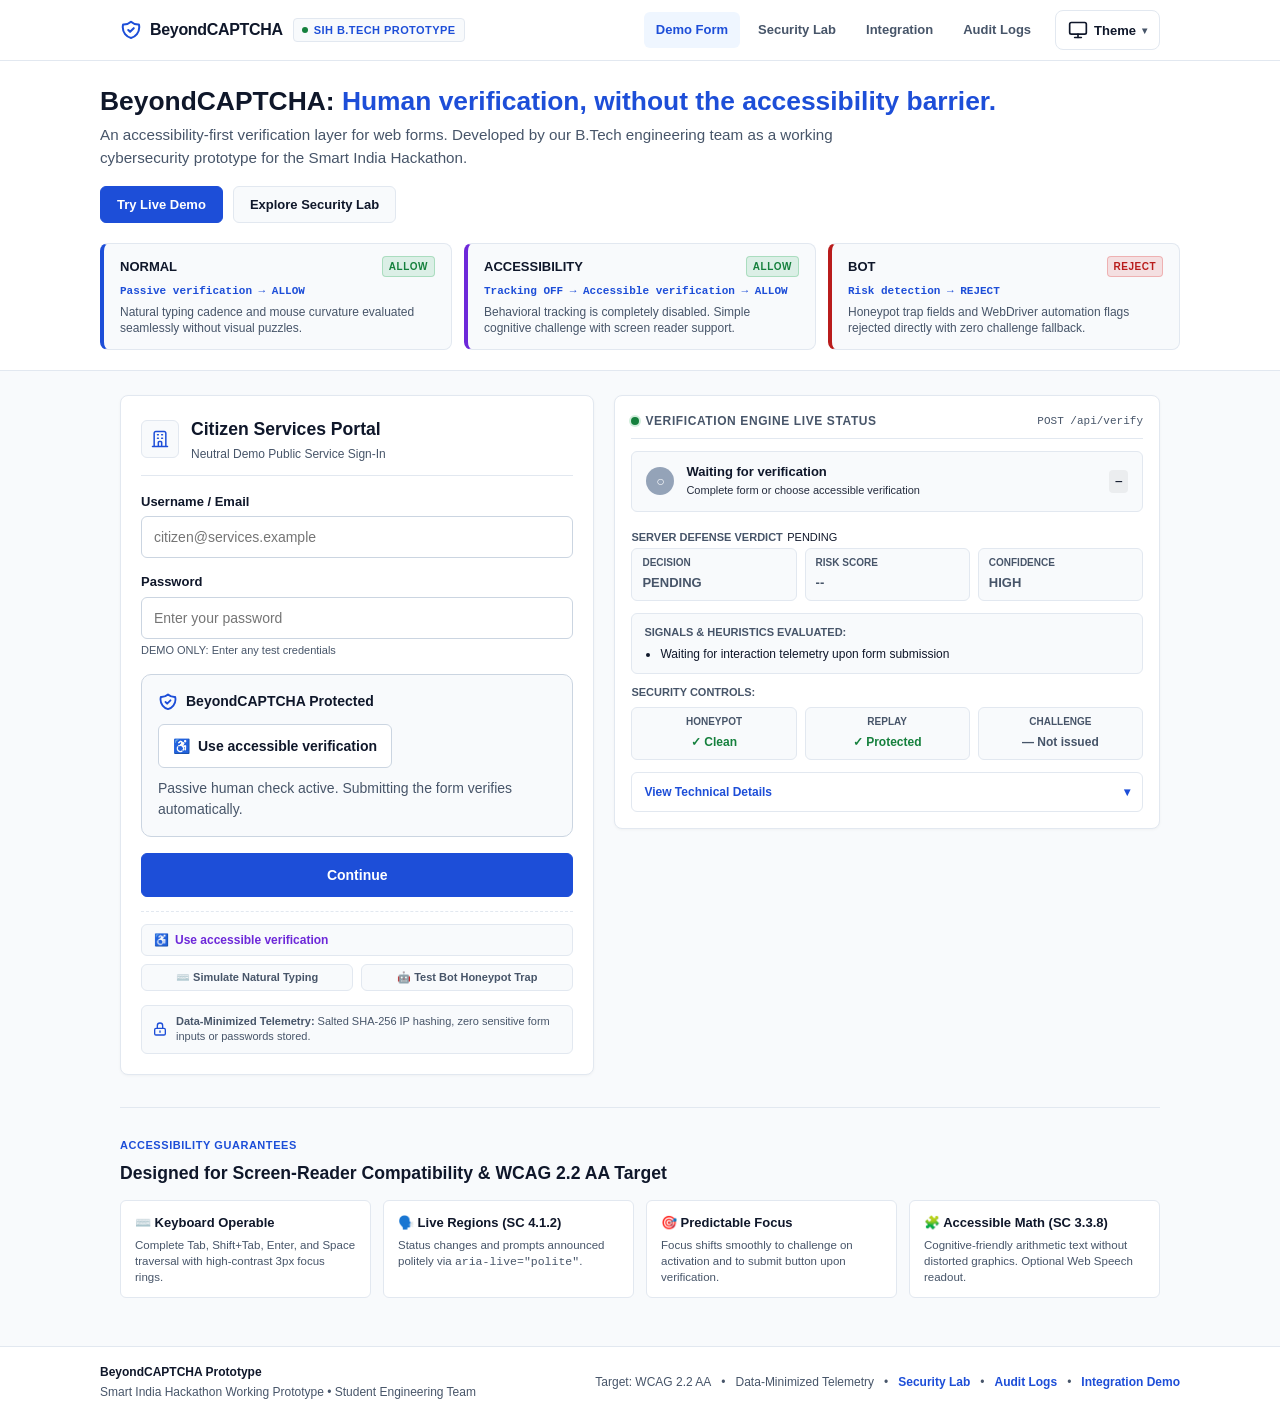
<file: templates/index.html>
<!DOCTYPE html>
<html lang="en">
<head>
  <meta charset="UTF-8">
  <meta name="viewport" content="width=device-width, initial-scale=1.0">
  <title>BeyondCAPTCHA — Human verification, without the accessibility barrier</title>
  
  <!-- Favicon -->
  <link rel="icon" type="image/x-icon" href="/favicon.ico">

  <!-- Early Theme Resolver to prevent visual flash -->
  <script>
    (function() {
      try {
        var p = localStorage.getItem('beyondcaptcha-theme') || localStorage.getItem('bc_theme_pref') || 'system';
        var r = (p === 'system') ? (window.matchMedia('(prefers-color-scheme: dark)').matches ? 'dark' : 'light') : p;
        document.documentElement.dataset.theme = r;
        document.documentElement.dataset.themePreference = p;
      } catch (e) {}
    })();
  </script>

  <!-- Central Design System Tokens & Student Prototype CSS -->
  <link rel="stylesheet" href="/static/css/beyondcaptcha-theme.css">
  <link rel="stylesheet" href="/static/css/beyondcaptcha-widget.css">
  <link rel="stylesheet" href="/static/css/demo.css">
</head>
<body>

  <!-- Skip link for keyboard navigation (WCAG SC 2.4.1) -->
  <a href="#main-content" class="bc-skip-link">Skip to main content</a>

  <!-- Accessible Screen Reader Announcer for Live Attack Simulation (WCAG SC 4.1.3) -->
  <div id="simulation-announcer" class="sr-only" aria-live="polite" aria-atomic="true"></div>

  <!-- Dedicated Viewport Overlay for Attack Simulation (Section 5) -->
  <div id="attack-simulation-overlay" class="attack-simulation-overlay" aria-hidden="true" style="display: none;">
    <div id="simulated-cursor" class="simulated-cursor">
      <svg width="22" height="22" viewBox="0 0 24 24" fill="none" aria-hidden="true">
        <path d="M4 3L18 12L11.5 13.5L15 21L12 22.5L8.5 15L4 18V3Z" fill="#2563eb" stroke="#ffffff" stroke-width="1.8" stroke-linejoin="round"/>
      </svg>
      <span class="cursor-label" id="cursor-label">Bot</span>
    </div>
  </div>

  <div class="bc-page-wrapper">
    <!-- Top Minimal Navigation Bar -->
    <header class="citizen-header" role="banner">
      <div class="header-inner">
        <div class="brand-section">
          <a href="/" class="brand-logo" aria-label="BeyondCAPTCHA Home">
            <svg class="brand-shield" viewBox="0 0 24 24" fill="none" stroke="currentColor" aria-hidden="true">
              <path stroke-linecap="round" stroke-linejoin="round" stroke-width="2.2" d="M9 12l2 2 4-4m5.618-4.016A11.955 11.955 0 0112 2.944a11.955 11.955 0 01-8.618 3.04A12.02 12.02 0 003 9c0 5.591 3.824 10.29 9 11.622 5.176-1.332 9-6.03 9-11.622 0-1.042-.133-2.052-.382-3.016z" />
            </svg>
            <span>BeyondCAPTCHA</span>
          </a>
          <span class="brand-badge">
            <span class="brand-badge-dot" aria-hidden="true"></span>
            SIH B.Tech Prototype
          </span>
        </div>

        <nav class="header-nav" aria-label="Main Navigation">
          <a href="/" class="nav-link active" aria-current="page">Demo Form</a>
          <a href="/security-lab" class="nav-link">Security Lab</a>
          <a href="/embed-demo" class="nav-link">Integration</a>
          <a href="/audit" class="nav-link">Audit Logs</a>

          <!-- Accessible Theme Switcher (System / Light / Dark) -->
          <div class="bc-theme-switcher" id="global-theme-switcher"></div>
        </nav>
      </div>
    </header>

    <!-- CONTROLLED ATTACK SIMULATION TOP BANNER (Part L — Visible only during attack mode) -->
    <div class="simulation-banner" id="simulation-banner" style="display: none;" role="alert">
      <div class="sim-banner-inner">
        <div class="sim-banner-left">
          <span class="sim-badge">CONTROLLED ATTACK SIMULATION</span>
          <strong class="sim-attack-title" id="sim-attack-title">Attack: Headless Browser</strong>
        </div>
        <div class="sim-banner-right">
          <span class="sim-status-pill" id="sim-status-pill">Active on visible form</span>
          <a href="/" class="btn-exit-sim" id="btn-exit-sim">Exit Simulation</a>
        </div>
      </div>
    </div>

    <!-- Student Project Overview Hero -->
    <section class="hero-section" id="hero-overview-section" aria-label="Platform Overview">
      <div class="hero-inner overview-content" id="hero-overview-content">
        
        <h1 class="hero-title">
          BeyondCAPTCHA: <span class="hero-title-highlight">Human verification, without the accessibility barrier.</span>
        </h1>

        <p class="hero-subtitle">
          An accessibility-first verification layer for web forms. Developed by our B.Tech engineering team as a working cybersecurity prototype for the Smart India Hackathon.
        </p>
        
        <div class="hero-cta-group">
          <a href="#main-content" class="btn-hero btn-hero-primary">
            Try Live Demo
          </a>
          <a href="/security-lab" class="btn-hero btn-hero-secondary">
            Explore Security Lab
          </a>
        </div>

        <!-- 3 Technical Architecture Flow Cards -->
        <div class="architecture-paths-wrapper" aria-label="Simple Architecture Flow">
          <div class="paths-grid">
            <!-- Path 1: NORMAL -->
            <div class="path-card path-card-passive">
              <div class="path-card-header">
                <h2 class="path-card-title">NORMAL</h2>
                <span class="path-badge path-badge-allow">ALLOW</span>
              </div>
              <div class="path-card-flow">Passive verification &rarr; ALLOW</div>
              <p class="path-card-desc">
                Natural typing cadence and mouse curvature evaluated seamlessly without visual puzzles.
              </p>
            </div>

            <!-- Path 2: ACCESSIBILITY -->
            <div class="path-card path-card-a11y">
              <div class="path-card-header">
                <h2 class="path-card-title">ACCESSIBILITY</h2>
                <span class="path-badge path-badge-allow">ALLOW</span>
              </div>
              <div class="path-card-flow">Tracking OFF &rarr; Accessible verification &rarr; ALLOW</div>
              <p class="path-card-desc">
                Behavioral tracking is completely disabled. Simple cognitive challenge with screen reader support.
              </p>
            </div>

            <!-- Path 3: BOT -->
            <div class="path-card path-card-bot">
              <div class="path-card-header">
                <h2 class="path-card-title">BOT</h2>
                <span class="path-badge path-badge-reject">REJECT</span>
              </div>
              <div class="path-card-flow">Risk detection &rarr; REJECT</div>
              <p class="path-card-desc">
                Honeypot trap fields and WebDriver automation flags rejected directly with zero challenge fallback.
              </p>
            </div>
          </div>
        </div>

      </div>
    </section>

    <!-- MAIN DEMO TESTBENCH (Two-column layout: Form on Left, Live Engine & Simulation Panel on Right) -->
    <main class="portal-main demo-target-container" id="main-content" role="main">
      <div class="portal-container">
        
        <!-- Left: Citizen Services Demo Form (The actual attack target!) -->
        <section class="portal-card demo-form-section" id="form-card-container" aria-labelledby="portal-card-title">
          <div class="card-header">
            <div class="emblem-wrapper" aria-hidden="true">
              <svg class="gov-emblem" viewBox="0 0 24 24" fill="none" stroke="currentColor">
                <path stroke-linecap="round" stroke-linejoin="round" stroke-width="1.8" d="M19 21V5a2 2 0 00-2-2H7a2 2 0 00-2 2v16m14 0h2m-2 0h-5m-9 0H3m2 0h5M9 7h1m-1 4h1m4-4h1m-1 4h1m-5 10v-5a1 1 0 011-1h2a1 1 0 011 1v5m-4 0h4" />
              </svg>
            </div>
            <div>
              <h2 class="card-title" id="portal-card-title">Citizen Services Portal</h2>
              <p class="card-desc">Neutral Demo Public Service Sign-In</p>
            </div>
          </div>

          <!-- The Visible Normal Web Form -->
          <form id="citizenLoginForm" autocomplete="on">
            <div class="form-group">
              <label for="usernameInput" class="form-label">
                <span>Username / Email</span>
              </label>
              <input type="text" id="usernameInput" name="username" class="form-input" placeholder="citizen@services.example" value="" required />
            </div>

            <div class="form-group">
              <label for="passwordInput" class="form-label">
                <span>Password</span>
              </label>
              <input type="password" id="passwordInput" name="password" class="form-input" placeholder="Enter your password" value="" required />
              <span class="form-helper-text" style="display:block; font-size:11px; color:var(--bc-text-muted); margin-top:3px;">
                DEMO ONLY: Enter any test credentials
              </span>
            </div>

            <!-- Controlled indicator for honeypot interaction (Part O) -->
            <div id="honeypot-interaction-indicator" class="honeypot-trap-indicator" style="display: none;" role="status">
              <span aria-hidden="true">🍯</span>
              <span><strong>Hidden Trap Field Interaction:</strong> Honeypot input was discovered and populated by crawler.</span>
            </div>

            <!-- BeyondCAPTCHA Widget Mount Container -->
            <div id="beyondcaptcha-widget-mount" class="widget-mount-point"></div>

            <button type="submit" id="mainSubmitBtn" class="btn-submit-citizen">
              Continue
            </button>

            <!-- Student Demo Helper Tools -->
            <div class="card-footer-controls">
              <button type="button" id="btn-trigger-a11y" class="btn-link-a11y">
                <span aria-hidden="true">♿</span> Use accessible verification
              </button>
              
              <div class="test-helpers-row">
                <button type="button" id="btn-simulate-typing" class="btn-link-subtle" title="Types realistic credentials into form">
                  ⌨️ Simulate Natural Typing
                </button>
                <button type="button" id="btn-trigger-bot-hp" class="btn-link-subtle" title="Fills hidden honeypot trap to demonstrate bot rejection">
                  🤖 Test Bot Honeypot Trap
                </button>
              </div>
            </div>
          </form>

          <div class="privacy-guarantee-banner">
            <svg class="privacy-icon" viewBox="0 0 24 24" fill="none" stroke="currentColor" aria-hidden="true">
              <path stroke-linecap="round" stroke-linejoin="round" stroke-width="2" d="M12 15v2m-6 4h12a2 2 0 002-2v-6a2 2 0 00-2-2H6a2 2 0 00-2 2v6a2 2 0 002 2zm10-10V7a4 4 0 00-8 0v4h8z" />
            </svg>
            <span><strong>Data-Minimized Telemetry:</strong> Salted SHA-256 IP hashing, zero sensitive form inputs or passwords stored.</span>
          </div>
        </section>

        <!-- Right: Verification Engine Live Status & Output Panel -->
        <section class="security-accordion-container" id="security-details-section" aria-label="Security Verification Status">
          
          <div class="engine-status-card">
            <div class="engine-status-header">
              <span class="engine-title">
                <span class="live-pulse" aria-hidden="true"></span>
                Verification Engine Live Status
              </span>
              <span style="font-size: 11px; font-family: var(--bc-font-mono); color: var(--bc-text-muted);">
                POST /api/verify
              </span>
            </div>

            <!-- Live Status Summary Banner -->
            <div class="status-summary-banner banner-waiting" id="status-summary-banner" role="status">
              <div class="banner-icon-wrap" id="banner-icon-wrap">
                <span aria-hidden="true">&#x25CB;</span>
              </div>
              <div class="banner-text-wrap">
                <strong class="banner-headline" id="banner-headline">Waiting for verification</strong>
                <span class="banner-subline" id="banner-subline">Complete form or choose accessible verification</span>
              </div>
              <div class="banner-latency" id="banner-latency">&mdash;</div>
            </div>

            <!-- Live Simulation Activity Panel (Requirement 8 — Live state machine activity) -->
            <div class="simulation-activity-card" id="simulation-activity-panel" style="display: none; margin-bottom: 14px;" role="status">
              <div class="activity-card-header">
                <div style="display: flex; align-items: center; gap: 8px;">
                  <span class="activity-badge">CONTROLLED ATTACK SIMULATION</span>
                  <span class="activity-state-pill" id="activity-state-pill">ACTIVE</span>
                </div>
                <div class="activity-attack-title" id="activity-attack-name">Attack: Headless Browser</div>
              </div>
              <div class="activity-card-body">
                <div class="activity-row">
                  <span class="activity-label">Current Activity:</span>
                  <strong class="activity-val" id="activity-current-text">Initializing simulation...</strong>
                </div>
                <div class="activity-row" style="margin-top: 6px;">
                  <span class="activity-label">Current Action:</span>
                  <strong class="activity-val" id="sim-current-action">Initializing...</strong>
                </div>
                <div class="sim-progress-box" style="margin-top: 8px;">
                  <span style="font-size: 10px; font-weight: 800; color: var(--bc-text-muted); text-transform: uppercase;">Progress:</span>
                  <div id="sim-progress-steps" class="sim-progress-steps">
                    <span id="sim-step-0" class="sim-prog-step pending">○ Targeted</span>
                    <span id="sim-step-1" class="sim-prog-step pending">○ Username entered</span>
                    <span id="sim-step-2" class="sim-prog-step pending">○ Password typing</span>
                    <span id="sim-step-3" class="sim-prog-step pending">○ Submit</span>
                    <span id="sim-step-4" class="sim-prog-step pending">○ Server defense</span>
                  </div>
                </div>
              </div>
            </div>

            <!-- 8-STAGE TIMELINE PANEL (Part S & T — Visible during attack simulation) -->
            <div class="simulation-pipeline-card" id="simulation-pipeline" style="display: none; margin-bottom: 14px;">
              <div class="simulation-panel-header">
                <div>
                  <span style="font-size: 10px; font-weight: 800; color: var(--bc-text-muted); text-transform: uppercase;">Simulation Timeline:</span>
                  <span id="pipeline-status-text" style="font-size: 11px; font-weight: 700; color: var(--bc-primary); margin-left: 6px;">Initializing...</span>
                </div>
              </div>

              <!-- 2-Step Replay Sequence Callout (Part R) -->
              <div id="replay-flow-banner" style="display: none; margin-bottom: 10px; padding: 10px 12px; background: rgba(37, 99, 235, 0.08); border: 1px solid rgba(37, 99, 235, 0.25); border-radius: 6px;">
                <div style="font-size: 10px; font-weight: 800; color: var(--bc-primary); text-transform: uppercase; margin-bottom: 4px;">
                  2-Step Replay Attack Sequence:
                </div>
                <div style="display: flex; align-items: center; gap: 8px; font-size: 11px; flex-wrap: wrap;">
                  <span id="replay-step-1-badge" style="padding: 3px 8px; border-radius: 4px; background: var(--bc-bg-surface); border: 1px solid var(--bc-border-subtle); font-weight: 600;">
                    Request #1: Valid Challenge Solve &rarr; <strong style="color: var(--bc-success);">✓ ALLOW</strong> (Nonce Consumed)
                  </span>
                  <span aria-hidden="true">&rarr;</span>
                  <span id="replay-step-2-badge" style="padding: 3px 8px; border-radius: 4px; background: var(--bc-bg-surface); border: 1px solid var(--bc-border-subtle); font-weight: 600;">
                    Request #2: Attacker Replays Token &rarr; <strong style="color: var(--bc-danger);">✕ REJECT</strong> (Anti-Replay Violation)
                  </span>
                </div>
              </div>

              <!-- 8-Stage Timeline Grid (Part T) -->
              <div class="pipeline-steps-grid">
                <div class="pipe-step" id="pipe-step-1">
                  <span class="pipe-num">1</span>
                  <span class="pipe-desc">Attacker Init</span>
                </div>
                <div class="pipe-step" id="pipe-step-2">
                  <span class="pipe-num">2</span>
                  <span class="pipe-desc">Target Form</span>
                </div>
                <div class="pipe-step" id="pipe-step-3">
                  <span class="pipe-num">3</span>
                  <span class="pipe-desc">Interaction</span>
                </div>
                <div class="pipe-step" id="pipe-step-4">
                  <span class="pipe-num">4</span>
                  <span class="pipe-desc">Request Sent</span>
                </div>
                <div class="pipe-step" id="pipe-step-5">
                  <span class="pipe-num">5</span>
                  <span class="pipe-desc">Inspecting</span>
                </div>
                <div class="pipe-step" id="pipe-step-6">
                  <span class="pipe-num">6</span>
                  <span class="pipe-desc">Risk Evaluated</span>
                </div>
                <div class="pipe-step" id="pipe-step-7">
                  <span class="pipe-num">7</span>
                  <span class="pipe-desc">Decision</span>
                </div>
                <div class="pipe-step" id="pipe-step-8">
                  <span class="pipe-num">8</span>
                  <span class="pipe-desc" id="pipe-step-8-text">Rejected</span>
                </div>
              </div>

              <!-- Robotic Action Stream (Part Q) -->
              <div id="robotic-action-stream" style="display: none; margin-top: 10px; font-family: var(--bc-font-mono); font-size: 11px; background: var(--bc-bg-subtle); padding: 8px 10px; border-radius: 4px; border: 1px solid var(--bc-border-subtle);">
                <div style="font-weight: 800; font-size: 10px; color: var(--bc-text-muted); text-transform: uppercase; margin-bottom: 4px;">Automated Action Stream:</div>
                <div id="robotic-actions-log" style="line-height: 1.4; color: var(--bc-text-primary);">Awaiting actions...</div>
              </div>
            </div>

            <!-- PROMINENT HUMAN-READABLE WARNING (Part U & Requirement 15 — Visible after attack simulation) -->
            <div class="attack-warning-card" id="attack-warning-card" style="display: none; margin-bottom: 14px;" role="alert">
              <div class="warning-header">
                <span class="warning-icon" aria-hidden="true">⚠️</span>
                <div class="warning-title-wrap">
                  <h3 class="warning-title" id="warning-title">Suspicious Automated Activity Detected</h3>
                  <span class="warning-subtitle" id="warning-subtitle">Attack Type: Headless Browser</span>
                </div>
                <span class="warning-badge-reject" id="warning-decision-badge">✕ REJECT</span>
              </div>
              
              <div class="warning-body">
                <!-- Cause & Behavior Summary (Requirement 15) -->
                <div class="warning-field-rows" style="display: grid; grid-template-columns: repeat(auto-fit, minmax(180px, 1fr)); gap: 8px; margin-bottom: 10px; padding: 8px 10px; background: rgba(0,0,0,0.03); border-radius: 4px; border: 1px solid var(--bc-border-subtle);">
                  <div>
                    <span style="display: block; font-size: 10px; font-weight: 700; text-transform: uppercase; color: var(--bc-text-muted);">Attack Type:</span>
                    <strong id="warning-attack-type-val" style="font-size: 12px; color: var(--bc-text-primary);">Headless Browser</strong>
                  </div>
                  <div>
                    <span style="display: block; font-size: 10px; font-weight: 700; text-transform: uppercase; color: var(--bc-text-muted);">Decision:</span>
                    <strong style="font-size: 12px; color: var(--bc-danger);">REJECT</strong>
                  </div>
                  <div>
                    <span style="display: block; font-size: 10px; font-weight: 700; text-transform: uppercase; color: var(--bc-text-muted);">Detected Behavior:</span>
                    <span id="warning-detected-behavior" style="font-size: 12px; font-weight: 600; color: var(--bc-text-primary);">Automated browser behavior</span>
                  </div>
                </div>

                <div class="warning-reasons-box">
                  <strong style="font-size: 11px; text-transform: uppercase; color: var(--bc-text-muted);">Server Evidence:</strong>
                  <ul id="warning-reasons-list" style="margin: 4px 0 0 0; padding-left: 18px; font-size: 12px; line-height: 1.45;">
                    <li>Automated browser detected</li>
                  </ul>
                </div>
                
                <!-- Accessibility Challenge: NOT ISSUED Callout (Part U) -->
                <div class="a11y-not-issued-callout">
                  <div class="a11y-not-issued-header">
                    <strong style="font-size: 11px; color: var(--bc-danger);">Accessibility challenge:</strong>
                    <span class="badge-not-issued">NOT ISSUED</span>
                  </div>
                  <p style="margin: 4px 0 0 0; font-size: 11px; color: var(--bc-text-muted); line-height: 1.4;">
                    Suspicious automated traffic is rejected directly rather than being routed to the accessible challenge. Accessibility is not a second-chance path for bots.
                  </p>
                </div>
                
                <!-- Expandable Human Explanation -->
                <details class="why-detected-fold" style="margin-top: 8px;">
                  <summary style="font-size: 11px; font-weight: 700; color: var(--bc-primary); cursor: pointer;">Why was this detected?</summary>
                  <p id="warning-explanation-text" style="margin: 6px 0 0 0; font-size: 11.5px; color: var(--bc-text-secondary); line-height: 1.45;">
                    The server evaluated the incoming interaction signals against strict deterministic security controls. Automated signatures were identified and intercepted directly.
                  </p>
                </details>
              </div>
            </div>

            <!-- SERVER DEFENSE VERDICT CARD (Part V) -->
            <div class="server-defense-verdict-card" id="defense-verdict-card">
              <div class="verdict-card-header">
                <div class="verdict-header-row">
                  <span style="font-size: 11px; font-weight: 800; text-transform: uppercase; color: var(--bc-text-muted);">SERVER DEFENSE VERDICT</span>
                  <span class="verdict-badge" id="defense-verdict-badge" style="font-size: 11px;">PENDING</span>
                </div>
              </div>

              <!-- Technical Metrics Grid -->
              <div class="security-meta-grid">
                <div class="meta-item">
                  <span class="meta-label">Decision</span>
                  <strong class="meta-val" id="meta-decision" style="color: var(--bc-text-muted);">PENDING</strong>
                </div>
                <div class="meta-item">
                  <span class="meta-label">Risk Score</span>
                  <strong class="meta-val" id="meta-risk" style="color: var(--bc-text-muted);">--</strong>
                </div>
                <div class="meta-item">
                  <span class="meta-label">Confidence</span>
                  <strong class="meta-val" id="meta-confidence" style="color: var(--bc-text-muted);">HIGH</strong>
                </div>
              </div>

              <!-- Heuristic Evidence Checklist -->
              <div class="evidence-list-container">
                <h3 class="evidence-heading">Signals &amp; Heuristics Evaluated:</h3>
                <ul class="evidence-list" id="evidence-list">
                  <li>Waiting for interaction telemetry upon form submission</li>
                </ul>
              </div>

              <!-- Security Controls Status -->
              <div style="margin-top: 10px;">
                <h3 class="evidence-heading">Security Controls:</h3>
                <div class="controls-grid">
                  <div class="control-item-card">
                    <div style="font-size: 10px; color: var(--bc-text-muted); font-weight: 700; text-transform: uppercase;">Honeypot</div>
                    <strong id="card-ctrl-honeypot" style="color: var(--bc-success); font-size: 12px;">✓ Clean</strong>
                  </div>
                  <div class="control-item-card">
                    <div style="font-size: 10px; color: var(--bc-text-muted); font-weight: 700; text-transform: uppercase;">Replay</div>
                    <strong id="card-ctrl-replay" style="color: var(--bc-success); font-size: 12px;">✓ Protected</strong>
                  </div>
                  <div class="control-item-card">
                    <div style="font-size: 10px; color: var(--bc-text-muted); font-weight: 700; text-transform: uppercase;">Challenge</div>
                    <strong id="card-ctrl-challenge" style="color: var(--bc-text-muted); font-size: 12px;">— Not issued</strong>
                  </div>
                </div>
              </div>

              <!-- Progressive Disclosure: Raw Backend JSON -->
              <details class="technical-details-fold" id="demo-technical-details" style="margin-top: 12px;">
                <summary class="btn-technical-details">
                  <span>View Technical Details</span>
                  <span aria-hidden="true">&blacktriangledown;</span>
                </summary>
                
                <div class="details-body" style="padding-top: 8px;">
                  <details class="debug-json-fold" open>
                    <summary>
                      <span>Developer Details [ Raw JSON ]</span>
                    </summary>
                    <div style="padding-top: 6px;">
                      <div style="display: flex; justify-content: flex-end; margin-bottom: 4px;">
                        <button type="button" id="btn-copy-json" style="background: var(--bc-bg-surface); border: 1px solid var(--bc-border-subtle); padding: 3px 8px; border-radius: 4px; font-size: 11px; cursor: pointer; font-weight: 600;">Copy JSON</button>
                      </div>
                      <pre id="raw-json-inspector">{}</pre>
                    </div>
                  </details>
                </div>
              </details>
            </div>

          </div>

        </section>

      </div>
    
      <!-- Accessibility Standards Highlights -->
      <section class="a11y-standards-section" id="accessibility-doc-section" aria-labelledby="a11y-doc-heading">
        <div class="paths-header">
          <span class="paths-headline">Accessibility Guarantees</span>
          <h2 class="card-title" id="a11y-doc-heading" style="margin-top: 4px; font-size: 1.1rem;">
            Designed for Screen-Reader Compatibility &amp; WCAG 2.2 AA Target
          </h2>
        </div>

        <div class="a11y-standards-grid">
          <div class="a11y-feature-card">
            <h3 class="a11y-feature-title">
              <span aria-hidden="true">⌨️</span> Keyboard Operable
            </h3>
            <p class="a11y-feature-desc">
              Complete Tab, Shift+Tab, Enter, and Space traversal with high-contrast 3px focus rings.
            </p>
          </div>

          <div class="a11y-feature-card">
            <h3 class="a11y-feature-title">
              <span aria-hidden="true">🗣️</span> Live Regions (SC 4.1.2)
            </h3>
            <p class="a11y-feature-desc">
              Status changes and prompts announced politely via <code>aria-live="polite"</code>.
            </p>
          </div>

          <div class="a11y-feature-card">
            <h3 class="a11y-feature-title">
              <span aria-hidden="true">🎯</span> Predictable Focus
            </h3>
            <p class="a11y-feature-desc">
              Focus shifts smoothly to challenge on activation and to submit button upon verification.
            </p>
          </div>

          <div class="a11y-feature-card">
            <h3 class="a11y-feature-title">
              <span aria-hidden="true">🧩</span> Accessible Math (SC 3.3.8)
            </h3>
            <p class="a11y-feature-desc">
              Cognitive-friendly arithmetic text without distorted graphics. Optional Web Speech readout.
            </p>
          </div>
        </div>
      </section>
    </main>

    <!-- Clean Footer -->
    <footer class="citizen-footer" role="contentinfo">
      <div class="footer-inner">
        <div class="footer-brand">
          <strong>BeyondCAPTCHA Prototype</strong>
          <p>Smart India Hackathon Working Prototype &bull; Student Engineering Team</p>
        </div>
        <div class="footer-links">
          <span>Target: WCAG 2.2 AA</span>
          <span>&bull;</span>
          <span>Data-Minimized Telemetry</span>
          <span>&bull;</span>
          <a href="/security-lab">Security Lab</a>
          <span>&bull;</span>
          <a href="/audit">Audit Logs</a>
          <span>&bull;</span>
          <a href="/embed-demo">Integration Demo</a>
        </div>
      </div>
    </footer>
  </div>

  <!-- Scripts -->
  <script src="/static/js/theme.js"></script>
  <script src="/static/js/beyondcaptcha-widget.js"></script>
  <script src="/static/js/demo.js"></script>
</body>
</html>
</file>
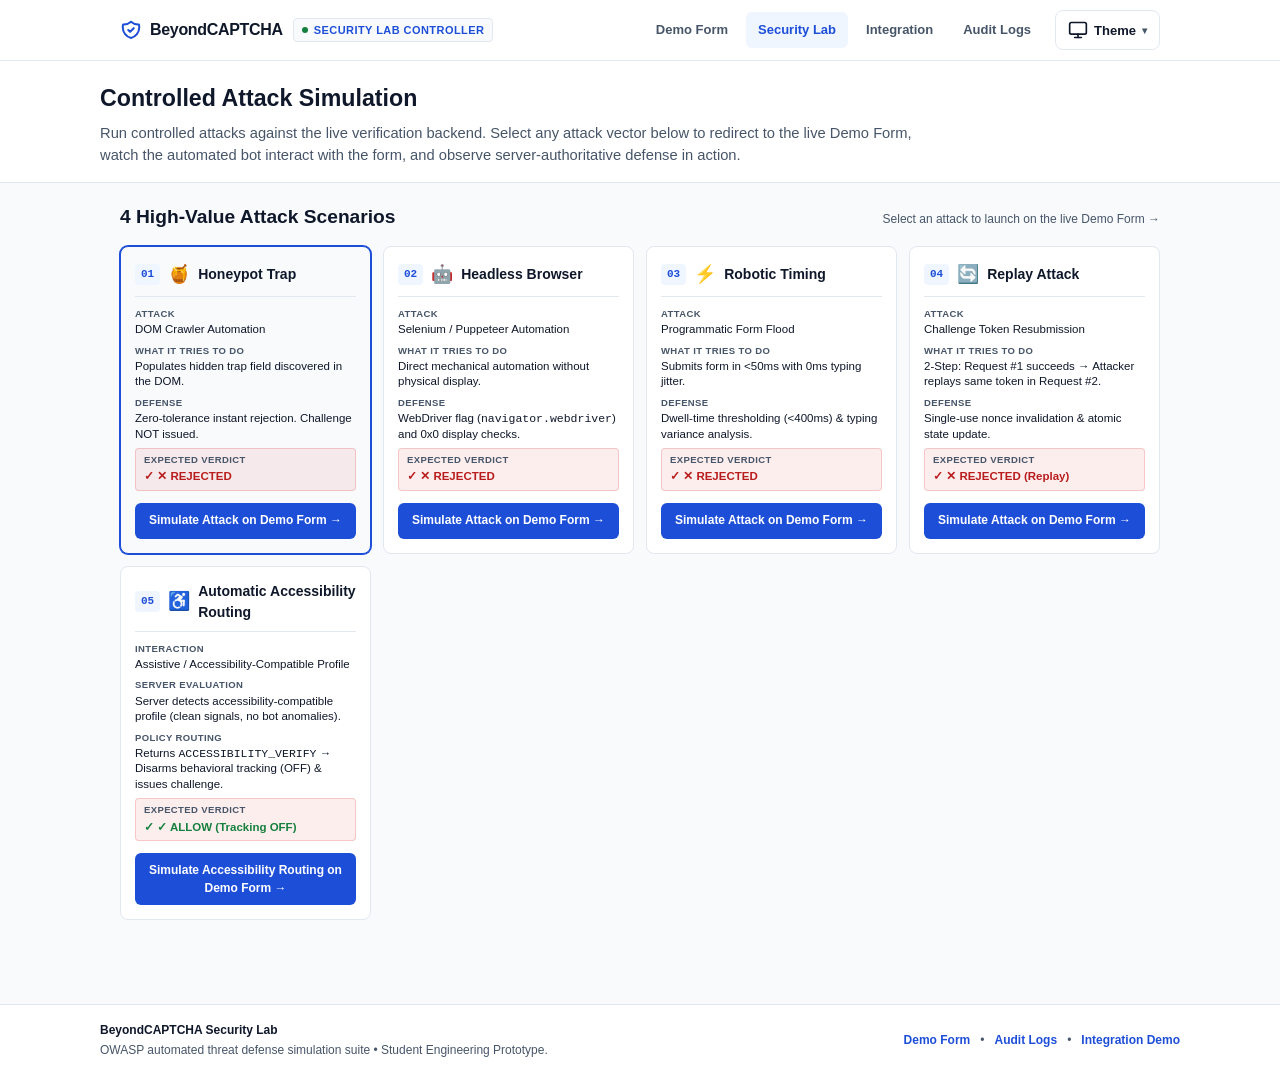
<file: templates/security-lab.html>
<!DOCTYPE html>
<html lang="en">
<head>
  <meta charset="UTF-8">
  <meta name="viewport" content="width=device-width, initial-scale=1.0">
  <title>BeyondCAPTCHA — Security Lab (Attack Controller)</title>
  
  <!-- Favicon -->
  <link rel="icon" type="image/x-icon" href="/favicon.ico">

  <!-- Early Theme Resolver to prevent visual flash -->
  <script>
    (function() {
      try {
        var p = localStorage.getItem('beyondcaptcha-theme') || localStorage.getItem('bc_theme_pref') || 'system';
        var r = (p === 'system') ? (window.matchMedia('(prefers-color-scheme: dark)').matches ? 'dark' : 'light') : p;
        document.documentElement.dataset.theme = r;
        document.documentElement.dataset.themePreference = p;
      } catch (e) {}
    })();
  </script>

  <!-- Base Design System & Security Lab CSS -->
  <link rel="stylesheet" href="/static/css/beyondcaptcha-theme.css">
  <link rel="stylesheet" href="/static/css/beyondcaptcha-widget.css">
  <link rel="stylesheet" href="/static/css/demo.css">
  <link rel="stylesheet" href="/static/css/security-lab.css">
</head>
<body>

  <!-- Top Global Minimal Navigation Bar -->
  <header class="citizen-header" role="banner">
    <div class="header-inner">
      <div class="brand-section">
        <a href="/" class="brand-logo" aria-label="BeyondCAPTCHA Home">
          <svg class="brand-shield" viewBox="0 0 24 24" fill="none" stroke="currentColor" aria-hidden="true">
            <path stroke-linecap="round" stroke-linejoin="round" stroke-width="2.2" d="M9 12l2 2 4-4m5.618-4.016A11.955 11.955 0 0112 2.944a11.955 11.955 0 01-8.618 3.04A12.02 12.02 0 003 9c0 5.591 3.824 10.29 9 11.622 5.176-1.332 9-6.03 9-11.622 0-1.042-.133-2.052-.382-3.016z" />
          </svg>
          <span>BeyondCAPTCHA</span>
        </a>
        <span class="brand-badge">
          <span class="brand-badge-dot" aria-hidden="true"></span>
          Security Lab Controller
        </span>
      </div>

      <nav class="header-nav" aria-label="Main Navigation">
        <a href="/" class="nav-link">Demo Form</a>
        <a href="/security-lab" class="nav-link active" aria-current="page">Security Lab</a>
        <a href="/embed-demo" class="nav-link">Integration</a>
        <a href="/audit" class="nav-link">Audit Logs</a>

        <!-- Accessible Theme Switcher -->
        <div class="bc-theme-switcher" id="lab-theme-switcher"></div>
      </nav>
    </div>
  </header>

  <!-- Clean, Sober Hero Header (No Fake KPI Stat Boxes) -->
  <section class="lab-hero" aria-label="Security Testbench Overview">
    <div class="hero-content">
      <h1 style="margin: 0 0 6px 0; font-size: 1.45rem; font-weight: 800; color: var(--lab-text);">
        Controlled Attack Simulation
      </h1>
      <p style="margin: 0; color: var(--lab-text-muted); font-size: 0.92rem; max-width: 820px; line-height: 1.5;">
        Run controlled attacks against the live verification backend. Select any attack vector below to redirect to the live Demo Form, watch the automated bot interact with the form, and observe server-authoritative defense in action.
      </p>
    </div>
  </section>

  <main class="lab-container" role="main" aria-label="Main Security Testbench">

    <!-- 4 High-Value Attack Scenarios Controller (Part I & J) -->
    <section aria-labelledby="scenarios-title" style="margin-bottom: 24px;">
      <div class="section-title">
        <h2 id="scenarios-title" style="margin: 0; font-size: 1.2rem; font-weight: 800;">
          4 High-Value Attack Scenarios
        </h2>
        <span style="font-size: 12px; font-weight: 500; color: var(--lab-text-muted);">
          Select an attack to launch on the live Demo Form &rarr;
        </span>
      </div>

      <div class="scenarios-grid">
        
        <!-- Scenario 1: Honeypot Trap -->
        <div class="scenario-card active" data-bot="honeypot">
          <div class="scenario-card-header">
            <span class="scenario-num">01</span>
            <span class="scenario-icon" aria-hidden="true">🍯</span>
            <h3 class="scenario-name">Honeypot Trap</h3>
          </div>
          
          <div class="scenario-flow">
            <div class="flow-step">
              <span class="flow-step-lbl">ATTACK</span>
              <p class="flow-step-txt">DOM Crawler Automation</p>
            </div>
            <div class="flow-step">
              <span class="flow-step-lbl">WHAT IT TRIES TO DO</span>
              <p class="flow-step-txt">Populates hidden trap field discovered in the DOM.</p>
            </div>
            <div class="flow-step">
              <span class="flow-step-lbl">DEFENSE</span>
              <p class="flow-step-txt">Zero-tolerance instant rejection. Challenge NOT issued.</p>
            </div>
            <div class="flow-step flow-step-result">
              <span class="flow-step-lbl">EXPECTED VERDICT</span>
              <p class="flow-result-txt"><span class="result-check">&check;</span> ✕ REJECTED</p>
            </div>
          </div>

          <a href="/?simulate=honeypot" class="btn-scenario-dispatch" data-attack="honeypot" style="text-decoration: none; text-align: center; display: block; box-sizing: border-box;">
            <span>Simulate Attack on Demo Form &rarr;</span>
          </a>
        </div>

        <!-- Scenario 2: Headless Browser -->
        <div class="scenario-card" data-bot="headless">
          <div class="scenario-card-header">
            <span class="scenario-num">02</span>
            <span class="scenario-icon" aria-hidden="true">🤖</span>
            <h3 class="scenario-name">Headless Browser</h3>
          </div>
          
          <div class="scenario-flow">
            <div class="flow-step">
              <span class="flow-step-lbl">ATTACK</span>
              <p class="flow-step-txt">Selenium / Puppeteer Automation</p>
            </div>
            <div class="flow-step">
              <span class="flow-step-lbl">WHAT IT TRIES TO DO</span>
              <p class="flow-step-txt">Direct mechanical automation without physical display.</p>
            </div>
            <div class="flow-step">
              <span class="flow-step-lbl">DEFENSE</span>
              <p class="flow-step-txt">WebDriver flag (<code>navigator.webdriver</code>) and 0x0 display checks.</p>
            </div>
            <div class="flow-step flow-step-result">
              <span class="flow-step-lbl">EXPECTED VERDICT</span>
              <p class="flow-result-txt"><span class="result-check">&check;</span> ✕ REJECTED</p>
            </div>
          </div>

          <a href="/?simulate=headless" class="btn-scenario-dispatch" data-attack="headless" style="text-decoration: none; text-align: center; display: block; box-sizing: border-box;">
            <span>Simulate Attack on Demo Form &rarr;</span>
          </a>
        </div>

        <!-- Scenario 3: Robotic Timing -->
        <div class="scenario-card" data-bot="robotic">
          <div class="scenario-card-header">
            <span class="scenario-num">03</span>
            <span class="scenario-icon" aria-hidden="true">⚡</span>
            <h3 class="scenario-name">Robotic Timing</h3>
          </div>
          
          <div class="scenario-flow">
            <div class="flow-step">
              <span class="flow-step-lbl">ATTACK</span>
              <p class="flow-step-txt">Programmatic Form Flood</p>
            </div>
            <div class="flow-step">
              <span class="flow-step-lbl">WHAT IT TRIES TO DO</span>
              <p class="flow-step-txt">Submits form in &lt;50ms with 0ms typing jitter.</p>
            </div>
            <div class="flow-step">
              <span class="flow-step-lbl">DEFENSE</span>
              <p class="flow-step-txt">Dwell-time thresholding (&lt;400ms) &amp; typing variance analysis.</p>
            </div>
            <div class="flow-step flow-step-result">
              <span class="flow-step-lbl">EXPECTED VERDICT</span>
              <p class="flow-result-txt"><span class="result-check">&check;</span> ✕ REJECTED</p>
            </div>
          </div>

          <a href="/?simulate=robotic" class="btn-scenario-dispatch" data-attack="robotic" style="text-decoration: none; text-align: center; display: block; box-sizing: border-box;">
            <span>Simulate Attack on Demo Form &rarr;</span>
          </a>
        </div>

        <!-- Scenario 4: Replay Attack -->
        <div class="scenario-card" data-bot="replay">
          <div class="scenario-card-header">
            <span class="scenario-num">04</span>
            <span class="scenario-icon" aria-hidden="true">🔄</span>
            <h3 class="scenario-name">Replay Attack</h3>
          </div>
          
          <div class="scenario-flow">
            <div class="flow-step">
              <span class="flow-step-lbl">ATTACK</span>
              <p class="flow-step-txt">Challenge Token Resubmission</p>
            </div>
            <div class="flow-step">
              <span class="flow-step-lbl">WHAT IT TRIES TO DO</span>
              <p class="flow-step-txt">2-Step: Request #1 succeeds &rarr; Attacker replays same token in Request #2.</p>
            </div>
            <div class="flow-step">
              <span class="flow-step-lbl">DEFENSE</span>
              <p class="flow-step-txt">Single-use nonce invalidation &amp; atomic state update.</p>
            </div>
            <div class="flow-step flow-step-result">
              <span class="flow-step-lbl">EXPECTED VERDICT</span>
              <p class="flow-result-txt"><span class="result-check">&check;</span> ✕ REJECTED (Replay)</p>
            </div>
          </div>

          <a href="/?simulate=replay" class="btn-scenario-dispatch" data-attack="replay" style="text-decoration: none; text-align: center; display: block; box-sizing: border-box;">
            <span>Simulate Attack on Demo Form &rarr;</span>
          </a>
        </div>

        <!-- Scenario 5: Automatic Accessibility Routing -->
        <div class="scenario-card" data-bot="accessibility">
          <div class="scenario-card-header">
            <span class="scenario-num">05</span>
            <span class="scenario-icon" aria-hidden="true">♿</span>
            <h3 class="scenario-name">Automatic Accessibility Routing</h3>
          </div>
          
          <div class="scenario-flow">
            <div class="flow-step">
              <span class="flow-step-lbl">INTERACTION</span>
              <p class="flow-step-txt">Assistive / Accessibility-Compatible Profile</p>
            </div>
            <div class="flow-step">
              <span class="flow-step-lbl">SERVER EVALUATION</span>
              <p class="flow-step-txt">Server detects accessibility-compatible profile (clean signals, no bot anomalies).</p>
            </div>
            <div class="flow-step">
              <span class="flow-step-lbl">POLICY ROUTING</span>
              <p class="flow-step-txt">Returns <code>ACCESSIBILITY_VERIFY</code> &rarr; Disarms behavioral tracking (OFF) &amp; issues challenge.</p>
            </div>
            <div class="flow-step flow-step-result">
              <span class="flow-step-lbl">EXPECTED VERDICT</span>
              <p class="flow-result-txt" style="color: var(--bc-success, #16a34a);"><span class="result-check">&check;</span> ✓ ALLOW (Tracking OFF)</p>
            </div>
          </div>

          <a href="/?simulate=accessibility" class="btn-scenario-dispatch" data-attack="accessibility" style="text-decoration: none; text-align: center; display: block; box-sizing: border-box;">
            <span>Simulate Accessibility Routing on Demo Form &rarr;</span>
          </a>
        </div>

      </div>
    </section>

    <!-- Pipeline & Verdict Reference Structure for Tests & Direct Viewing -->
    <div id="simulation-pipeline" style="display: none;">
      <div id="pipe-step-1"></div>
      <div id="pipe-step-6"></div>
      <div id="replay-flow-banner">2-Step Replay Attack Sequence</div>
    </div>
    <div id="defense-verdict-card" style="display: none;">
      <h2>SERVER DEFENSE VERDICT</h2>
      <span>Accessibility challenge:</span>
      <span>NOT ISSUED</span>
      <p>Suspicious automated traffic is rejected directly</p>
      <details>
        <summary>View Technical Details</summary>
        <details>
          <summary>Developer / Debug JSON</summary>
          <pre id="eval-raw-json">{}</pre>
        </details>
      </details>
    </div>

  </main>

  <!-- Clean Public Sector Footer -->
  <footer class="citizen-footer" role="contentinfo" style="margin-top: 40px;">
    <div class="footer-inner">
      <div class="footer-brand">
        <strong>BeyondCAPTCHA Security Lab</strong>
        <p>OWASP automated threat defense simulation suite &bull; Student Engineering Prototype.</p>
      </div>
      <div class="footer-links">
        <a href="/">Demo Form</a>
        <span>&bull;</span>
        <a href="/audit">Audit Logs</a>
        <span>&bull;</span>
        <a href="/embed-demo">Integration Demo</a>
      </div>
    </div>
  </footer>

  <!-- Scripts -->
  <script src="/static/js/theme.js"></script>
  <script src="/static/js/security-lab.js"></script>
</body>
</html>
</file>
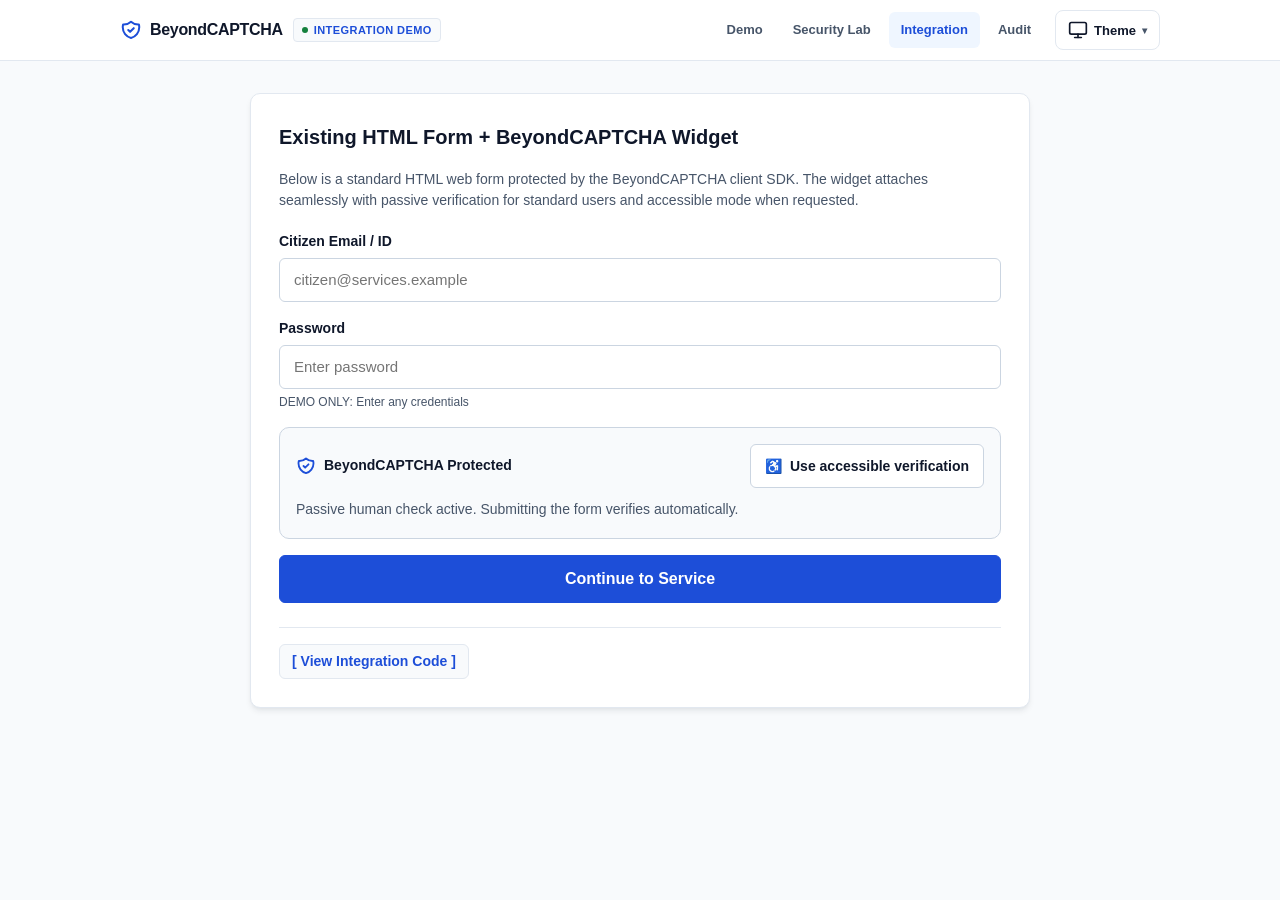
<file: templates/widget-embed-example.html>
<!DOCTYPE html>
<html lang="en">
<head>
  <meta charset="UTF-8">
  <meta name="viewport" content="width=device-width, initial-scale=1.0">
  <title>BeyondCAPTCHA — Integration Demo</title>
  
  <!-- Favicon -->
  <link rel="icon" type="image/x-icon" href="/favicon.ico">

  <!-- Early Theme Resolver to prevent visual flash -->
  <script>
    (function() {
      try {
        var p = localStorage.getItem('beyondcaptcha-theme') || localStorage.getItem('bc_theme_pref') || 'system';
        var r = (p === 'system') ? (window.matchMedia('(prefers-color-scheme: dark)').matches ? 'dark' : 'light') : p;
        document.documentElement.dataset.theme = r;
        document.documentElement.dataset.themePreference = p;
      } catch (e) {}
    })();
  </script>

  <!-- Central Design System Tokens & Base Theme -->
  <link rel="stylesheet" href="/static/css/beyondcaptcha-theme.css">
  <link rel="stylesheet" href="/static/css/beyondcaptcha-widget.css">
  <link rel="stylesheet" href="/static/css/demo.css">
  
  <style>
    body {
      font-family: var(--bc-font-sans, -apple-system, BlinkMacSystemFont, "Segoe UI", Roboto, sans-serif);
      background-color: var(--bc-bg-page, #f8fafc);
      margin: 0;
      color: var(--bc-text-primary, #0f172a);
      line-height: 1.5;
    }
    .wrapper {
      max-width: 820px;
      margin: 32px auto;
      padding: 0 20px;
    }
    .card {
      background: var(--bc-bg-surface, #ffffff);
      border-radius: 10px;
      border: 1px solid var(--bc-border-subtle, #cbd5e1);
      padding: 28px;
      box-shadow: var(--bc-shadow-md, 0 4px 6px -1px rgba(0,0,0,0.05));
      margin-bottom: 24px;
    }
    pre {
      background: var(--bc-bg-subtle, #0b1120);
      color: var(--bc-text-primary, #f8fafc);
      padding: 16px;
      border-radius: 6px;
      overflow-x: auto;
      font-size: 13px;
      line-height: 1.5;
      border: 1px solid var(--bc-border-subtle, #cbd5e1);
    }
    .form-group {
      margin-bottom: 16px;
    }
    .form-group label {
      display: block;
      font-weight: 700;
      font-size: 14px;
      margin-bottom: 6px;
      color: var(--bc-text-primary, #0f172a);
    }
    .form-group input {
      width: 100%;
      padding: 10px 14px;
      border: 1.5px solid var(--bc-border-main, #94a3b8);
      border-radius: 6px;
      font-size: 15px;
      box-sizing: border-box;
      min-height: 44px;
      background: var(--bc-bg-surface, #ffffff);
      color: var(--bc-text-primary, #0f172a);
    }
    .btn-submit {
      background: var(--bc-primary, #1d4ed8);
      color: white;
      border: 1px solid var(--bc-primary, #1d4ed8);
      padding: 12px 20px;
      border-radius: 6px;
      font-weight: 700;
      font-size: 16px;
      cursor: pointer;
      width: 100%;
      min-height: 48px;
      transition: background-color 0.15s;
    }
    .btn-submit:hover {
      background: var(--bc-primary-hover, #1e40af);
      border-color: var(--bc-primary-hover, #1e40af);
    }
  </style>
</head>
<body>

  <!-- Top Global Minimal Navigation Bar (Section 18) -->
  <header class="citizen-header" role="banner">
    <div class="header-inner">
      <div class="brand-section">
        <a href="/" class="brand-logo" aria-label="BeyondCAPTCHA Home">
          <svg class="brand-shield" viewBox="0 0 24 24" fill="none" stroke="currentColor" aria-hidden="true">
            <path stroke-linecap="round" stroke-linejoin="round" stroke-width="2.2" d="M9 12l2 2 4-4m5.618-4.016A11.955 11.955 0 0112 2.944a11.955 11.955 0 01-8.618 3.04A12.02 12.02 0 003 9c0 5.591 3.824 10.29 9 11.622 5.176-1.332 9-6.03 9-11.622 0-1.042-.133-2.052-.382-3.016z" />
          </svg>
          <span>BeyondCAPTCHA</span>
        </a>
        <span class="brand-badge">
          <span class="brand-badge-dot" aria-hidden="true"></span>
          Integration Demo
        </span>
      </div>

      <nav class="header-nav" aria-label="Main Navigation">
        <a href="/" class="nav-link">Demo</a>
        <a href="/security-lab" class="nav-link">Security Lab</a>
        <a href="/embed-demo" class="nav-link active" aria-current="page">Integration</a>
        <a href="/audit" class="nav-link">Audit</a>

        <!-- Accessible Theme Switcher -->
        <div class="bc-theme-switcher" id="embed-theme-switcher"></div>
      </nav>
    </div>
  </header>

  <div class="wrapper">

    <!-- 20. INTEGRATION DEMO (Section 20: Existing Form + Widget) -->
    <main role="main">
      <section class="card" aria-labelledby="live-demo-title">
        <h1 id="live-demo-title" style="font-size: 1.25rem; margin-top: 0; font-weight: 700;">
          Existing HTML Form + BeyondCAPTCHA Widget
        </h1>
        <p style="font-size: 14px; color: var(--bc-text-muted, #334155); margin-bottom: 20px;">
          Below is a standard HTML web form protected by the BeyondCAPTCHA client SDK. The widget attaches seamlessly with passive verification for standard users and accessible mode when requested.
        </p>

        <form id="externalLoginForm" action="/api/health" method="GET">
          <div class="form-group">
            <label for="extEmail">Citizen Email / ID</label>
            <input type="text" id="extEmail" name="email" placeholder="citizen@services.example" value="" required />
          </div>
          <div class="form-group">
            <label for="extPass">Password</label>
            <input type="password" id="extPass" name="password" placeholder="Enter password" value="" required />
            <span style="font-size: 12px; color: var(--bc-text-muted); display: block; margin-top: 4px;">
              DEMO ONLY: Enter any credentials
            </span>
          </div>

          <!-- BeyondCAPTCHA Widget Mount Point -->
          <div id="embed-widget-container" style="margin-bottom: 16px;"></div>

          <button type="submit" class="btn-submit">
            Continue to Service
          </button>
        </form>

        <!-- Hidden Behind "[ View Integration Code ]" (Section 20 Requirement) -->
        <details style="margin-top: 24px; border-top: 1px solid var(--bc-border-subtle); padding-top: 16px;">
          <summary style="cursor: pointer; font-weight: 600; color: var(--bc-primary); font-size: 14px; display: inline-flex; align-items: center; gap: 6px; padding: 6px 12px; background: var(--bc-bg-page, #f1f5f9); border: 1px solid var(--bc-border-subtle, #cbd5e1); border-radius: 6px; user-select: none;">
            <span>[ View Integration Code ]</span>
          </summary>
          <div style="margin-top: 16px;">
            <p style="font-size: 13px; color: var(--bc-text-muted); margin-bottom: 8px;">
              3-step integration into any existing web form:
            </p>
            <pre><code>&lt;!-- 1. Include Widget CSS &amp; JS --&gt;
&lt;link rel="stylesheet" href="/static/css/beyondcaptcha-widget.css"&gt;
&lt;script src="/static/js/beyondcaptcha-widget.js"&gt;&lt;/script&gt;

&lt;!-- 2. Mount Container in Existing Form --&gt;
&lt;form id="myForm" action="/submit" method="POST"&gt;
  &lt;input type="text" name="username" /&gt;
  &lt;input type="password" name="password" /&gt;
  
  &lt;!-- BeyondCAPTCHA widget container --&gt;
  &lt;div id="beyondcaptcha-widget-mount"&gt;&lt;/div&gt;

  &lt;button type="submit"&gt;Submit&lt;/button&gt;
&lt;/form&gt;

&lt;!-- 3. Mount BeyondCAPTCHA SDK --&gt;
&lt;script&gt;
  BeyondCaptcha.mount('#myForm', {
    apiUrl: '/api/verify'
  });
&lt;/script&gt;</code></pre>
          </div>
        </details>
      </section>
    </main>
  </div>

  <!-- Scripts -->
  <script src="/static/js/theme.js"></script>
  <script src="/static/js/beyondcaptcha-widget.js"></script>
  <script>
    BeyondCaptcha.mount('#externalLoginForm', {
      apiUrl: '/api/verify'
    });
  </script>
</body>
</html>
</file>
<file: static/css/beyondcaptcha-theme.css>
/**
 * BeyondCAPTCHA Design System (v2.3.0)
 * Modern, Minimal, Trustworthy, Government-Deployable & WCAG 2.2 AA Aligned
 */

:root {
  /* --- BASE TYPOGRAPHY --- */
  --bc-font-sans: -apple-system, BlinkMacSystemFont, "Segoe UI", Roboto, "Helvetica Neue", Arial, sans-serif;
  --bc-font-mono: ui-monospace, SFMono-Regular, Menlo, Monaco, Consolas, "Liberation Mono", "Courier New", monospace;

  --bc-text-xs: 0.75rem;    /* 12px */
  --bc-text-sm: 0.875rem;   /* 14px */
  --bc-text-base: 1rem;     /* 16px */
  --bc-text-lg: 1.125rem;   /* 18px */
  --bc-text-xl: 1.25rem;    /* 20px */
  --bc-text-2xl: 1.5rem;    /* 24px */
  --bc-text-3xl: 1.875rem;  /* 30px */
  --bc-text-4xl: 2.25rem;   /* 36px */

  --bc-leading-tight: 1.25;
  --bc-leading-normal: 1.5;
  --bc-leading-relaxed: 1.65;

  /* --- SPACING TOKENS --- */
  --bc-space-1: 0.25rem;  /* 4px */
  --bc-space-2: 0.5rem;   /* 8px */
  --bc-space-3: 0.75rem;  /* 12px */
  --bc-space-4: 1rem;     /* 16px */
  --bc-space-5: 1.25rem;  /* 20px */
  --bc-space-6: 1.5rem;   /* 24px */
  --bc-space-8: 2rem;     /* 32px */
  --bc-space-10: 2.5rem;  /* 40px */
  --bc-space-12: 3rem;    /* 48px */
  --bc-space-16: 4rem;    /* 64px */

  /* --- BORDER RADIUS --- */
  --bc-radius-sm: 6px;
  --bc-radius-md: 8px;
  --bc-radius-lg: 12px;
  --bc-radius-xl: 16px;
  --bc-radius-full: 9999px;

  /* --- ACCESSIBLE TOUCH TARGETS --- */
  --bc-min-target: 44px; /* WCAG SC 2.5.5 / 2.5.8 Target Size */

  /* --- TRANSITIONS --- */
  --bc-transition-fast: 0.15s ease;
  --bc-transition-normal: 0.2s ease-in-out;

  /* --- FOCUS RINGS --- */
  --bc-focus-ring: #2563eb;
  --bc-focus-outline: 3px solid var(--bc-focus-ring);
  --bc-focus-offset: 2px;
}

/* ==========================================================================
   LIGHT THEME (Default)
   Clean, Calm, Professional, Government-Friendly, High Readability
   ========================================================================== */
:root,
[data-theme="light"] {
  --bc-bg-page: #f8fafc;
  --bc-bg-surface: #ffffff;
  --bc-bg-subtle: #f1f5f9;
  --bc-bg-muted: #e2e8f0;

  --bc-border-subtle: #e2e8f0;
  --bc-border-main: #cbd5e1;
  --bc-border-strong: #94a3b8;

  --bc-text-primary: #0f172a;
  --bc-text-secondary: #334155;
  --bc-text-muted: #64748b;
  --bc-text-subtle: #94a3b8;

  /* Brand / Primary Accent */
  --bc-primary: #1d4ed8;
  --bc-primary-hover: #1e40af;
  --bc-primary-light: #eff6ff;
  --bc-primary-border: #bfdbfe;
  --bc-primary-contrast: #ffffff;

  /* Semantic Status Tokens */
  --bc-success: #15803d;
  --bc-success-hover: #166534;
  --bc-success-bg: #f0fdf4;
  --bc-success-border: #86efac;
  --bc-success-contrast: #ffffff;

  --bc-danger: #b91c1c;
  --bc-danger-hover: #991b1b;
  --bc-danger-bg: #fef2f2;
  --bc-danger-border: #fca5a5;
  --bc-danger-contrast: #ffffff;

  --bc-warning: #b45309;
  --bc-warning-bg: #fffbeb;
  --bc-warning-border: #fcd34d;

  /* Accessible Mode Accent */
  --bc-a11y-accent: #6d28d9;
  --bc-a11y-bg: #f5f3ff;
  --bc-a11y-border: #c4b5fd;
  --bc-a11y-text: #4c1d95;

  /* Elevation Shadows */
  --bc-shadow-sm: 0 1px 2px 0 rgba(15, 23, 42, 0.05);
  --bc-shadow-md: 0 4px 6px -1px rgba(15, 23, 42, 0.08), 0 2px 4px -2px rgba(15, 23, 42, 0.05);
  --bc-shadow-lg: 0 10px 15px -3px rgba(15, 23, 42, 0.08), 0 4px 6px -4px rgba(15, 23, 42, 0.04);
}

/* ==========================================================================
   DARK THEME
   Premium, Deep Slate, High Contrast, Zero Eye Strain, Professional Security Feel
   ========================================================================== */
[data-theme="dark"] {
  --bc-bg-page: #0b1120;
  --bc-bg-surface: #111827;
  --bc-bg-subtle: #1e293b;
  --bc-bg-muted: #334155;

  --bc-border-subtle: #1e293b;
  --bc-border-main: #334155;
  --bc-border-strong: #475569;

  --bc-text-primary: #f8fafc;
  --bc-text-secondary: #e2e8f0;
  --bc-text-muted: #94a3b8;
  --bc-text-subtle: #64748b;

  /* Brand / Primary Accent */
  --bc-primary: #3b82f6;
  --bc-primary-hover: #60a5fa;
  --bc-primary-light: rgba(59, 130, 246, 0.15);
  --bc-primary-border: #2563eb;
  --bc-primary-contrast: #ffffff;

  /* Semantic Status Tokens */
  --bc-success: #22c55e;
  --bc-success-hover: #4ade80;
  --bc-success-bg: rgba(34, 197, 94, 0.12);
  --bc-success-border: rgba(34, 197, 94, 0.35);
  --bc-success-contrast: #ffffff;

  --bc-danger: #ef4444;
  --bc-danger-hover: #f87171;
  --bc-danger-bg: rgba(239, 68, 68, 0.12);
  --bc-danger-border: rgba(239, 68, 68, 0.35);
  --bc-danger-contrast: #ffffff;

  --bc-warning: #f59e0b;
  --bc-warning-bg: rgba(245, 158, 11, 0.12);
  --bc-warning-border: rgba(245, 158, 11, 0.35);

  /* Accessible Mode Accent */
  --bc-a11y-accent: #a855f7;
  --bc-a11y-bg: rgba(168, 85, 247, 0.14);
  --bc-a11y-border: rgba(168, 85, 247, 0.35);
  --bc-a11y-text: #e9d5ff;

  --bc-focus-ring: #60a5fa;

  /* Elevation Shadows */
  --bc-shadow-sm: 0 1px 2px 0 rgba(0, 0, 0, 0.35);
  --bc-shadow-md: 0 4px 6px -1px rgba(0, 0, 0, 0.45), 0 2px 4px -2px rgba(0, 0, 0, 0.35);
  --bc-shadow-lg: 0 10px 15px -3px rgba(0, 0, 0, 0.55), 0 4px 6px -4px rgba(0, 0, 0, 0.4);
}

/* ==========================================================================
   SYSTEM DEFAULT THEME LISTENER (prefers-color-scheme: dark)
   When no explicit data-theme is set on <html>, follow the user's OS preference
   ========================================================================== */
@media (prefers-color-scheme: dark) {
  :root:not([data-theme="light"]):not([data-theme="dark"]) {
    --bc-bg-page: #0b1120;
    --bc-bg-surface: #111827;
    --bc-bg-subtle: #1e293b;
    --bc-bg-muted: #334155;

    --bc-border-subtle: #1e293b;
    --bc-border-main: #334155;
    --bc-border-strong: #475569;

    --bc-text-primary: #f8fafc;
    --bc-text-secondary: #e2e8f0;
    --bc-text-muted: #94a3b8;
    --bc-text-subtle: #64748b;

    --bc-primary: #3b82f6;
    --bc-primary-hover: #60a5fa;
    --bc-primary-light: rgba(59, 130, 246, 0.15);
    --bc-primary-border: #2563eb;
    --bc-primary-contrast: #ffffff;

    --bc-success: #22c55e;
    --bc-success-hover: #4ade80;
    --bc-success-bg: rgba(34, 197, 94, 0.12);
    --bc-success-border: rgba(34, 197, 94, 0.35);
    --bc-success-contrast: #ffffff;

    --bc-danger: #ef4444;
    --bc-danger-hover: #f87171;
    --bc-danger-bg: rgba(239, 68, 68, 0.12);
    --bc-danger-border: rgba(239, 68, 68, 0.35);
    --bc-danger-contrast: #ffffff;

    --bc-warning: #f59e0b;
    --bc-warning-bg: rgba(245, 158, 11, 0.12);
    --bc-warning-border: rgba(245, 158, 11, 0.35);

    --bc-a11y-accent: #a855f7;
    --bc-a11y-bg: rgba(168, 85, 247, 0.14);
    --bc-a11y-border: rgba(168, 85, 247, 0.35);
    --bc-a11y-text: #e9d5ff;

    --bc-focus-ring: #60a5fa;

    --bc-shadow-sm: 0 1px 2px 0 rgba(0, 0, 0, 0.35);
    --bc-shadow-md: 0 4px 6px -1px rgba(0, 0, 0, 0.45);
    --bc-shadow-lg: 0 10px 15px -3px rgba(0, 0, 0, 0.55);
  }
}

/* ==========================================================================
   HIGH CONTRAST PREFERENCE (WCAG 2.1 AAA Target)
   ========================================================================== */
@media (prefers-contrast: more) {
  :root {
    --bc-border-subtle: #000000;
    --bc-border-main: #000000;
    --bc-border-strong: #000000;
    --bc-text-primary: #000000;
    --bc-text-secondary: #000000;
    --bc-focus-ring: #000000;
    --bc-focus-outline: 4px solid #000000;
  }
  [data-theme="dark"] {
    --bc-border-subtle: #ffffff;
    --bc-border-main: #ffffff;
    --bc-border-strong: #ffffff;
    --bc-text-primary: #ffffff;
    --bc-text-secondary: #ffffff;
    --bc-focus-ring: #ffffff;
    --bc-focus-outline: 4px solid #ffffff;
  }
}

/* ==========================================================================
   REDUCED MOTION PREFERENCE (WCAG SC 2.3.3)
   ========================================================================== */
@media (prefers-reduced-motion: reduce) {
  *,
  *::before,
  *::after {
    animation-duration: 0.01ms !important;
    animation-iteration-count: 1 !important;
    transition-duration: 0.01ms !important;
    scroll-behavior: auto !important;
  }
  .bc-spinner {
    animation: none !important;
    border-style: dashed !important;
  }
}

/* ==========================================================================
   GLOBAL RESET & CORE UTILITIES
   ========================================================================== */
*, *::before, *::after {
  box-sizing: border-box;
}

body {
  margin: 0;
  padding: 0;
  font-family: var(--bc-font-sans);
  font-size: var(--bc-text-base);
  line-height: var(--bc-leading-normal);
  color: var(--bc-text-primary);
  background-color: var(--bc-bg-page);
  -webkit-font-smoothing: antialiased;
  -moz-osx-font-smoothing: grayscale;
  transition: background-color var(--bc-transition-normal), color var(--bc-transition-normal);
}

/* Uncompromising Focus Ring for Keyboard Access */
:focus-visible {
  outline: var(--bc-focus-outline) !important;
  outline-offset: var(--bc-focus-offset) !important;
}

/* Screen-Reader Utility */
.bc-sr-only {
  position: absolute !important;
  width: 1px !important;
  height: 1px !important;
  padding: 0 !important;
  margin: -1px !important;
  overflow: hidden !important;
  clip: rect(0, 0, 0, 0) !important;
  white-space: nowrap !important;
  border: 0 !important;
}

/* Skip to Content Link */
.bc-skip-link {
  position: absolute;
  top: -100px;
  left: 16px;
  background: var(--bc-primary);
  color: var(--bc-primary-contrast);
  padding: 10px 16px;
  font-weight: 700;
  border-radius: var(--bc-radius-md);
  z-index: 10000;
  text-decoration: none;
  transition: top var(--bc-transition-fast);
}

.bc-skip-link:focus {
  top: 16px;
}

/* ==========================================================================
   THEME SWITCHER COMPONENT
   Single Compact Accessible Button with Popover Selection Menu
   ========================================================================== */
.bc-theme-switcher {
  display: inline-flex;
  align-items: center;
  position: relative;
}

.bc-theme-control {
  position: relative;
  display: inline-flex;
  align-items: center;
}

.bc-theme-btn {
  display: inline-flex;
  align-items: center;
  justify-content: center;
  gap: 6px;
  min-width: 44px; /* WCAG touch target */
  min-height: 40px;
  padding: 6px 12px;
  border-radius: var(--bc-radius-md);
  border: 1.5px solid var(--bc-border-subtle);
  background: var(--bc-bg-surface);
  color: var(--bc-text-primary);
  font-size: 13px;
  font-weight: 600;
  cursor: pointer;
  transition: background-color var(--bc-transition-fast), border-color var(--bc-transition-fast), transform var(--bc-transition-fast);
}

.bc-theme-btn-text {
  font-size: 13px;
  font-weight: 600;
  color: var(--bc-text-primary);
}

.bc-theme-btn-arrow {
  font-size: 10px;
  color: var(--bc-text-muted);
  transition: transform var(--bc-transition-fast);
}

.bc-theme-btn[aria-expanded="true"] .bc-theme-btn-arrow {
  transform: rotate(180deg);
}

.bc-theme-btn:hover {
  background: var(--bc-bg-subtle);
  border-color: var(--bc-border-main);
  transform: translateY(-1px);
}

.bc-theme-btn[aria-expanded="true"] {
  background: var(--bc-bg-subtle);
  border-color: var(--bc-primary);
  box-shadow: 0 0 0 2px var(--bc-primary-light);
}

.bc-theme-btn:focus-visible {
  outline: var(--bc-focus-outline) !important;
  outline-offset: var(--bc-focus-offset) !important;
}

.bc-theme-btn-svg {
  width: 20px;
  height: 20px;
  color: inherit;
  display: block;
  flex-shrink: 0;
}

/* Accessible Popover Dropdown Menu */
.bc-theme-menu {
  position: absolute;
  top: calc(100% + 8px);
  right: 0;
  width: 240px;
  max-width: calc(100vw - 24px);
  background: var(--bc-bg-surface);
  border: 1.5px solid var(--bc-border-main);
  border-radius: var(--bc-radius-lg);
  box-shadow: var(--bc-shadow-lg);
  padding: 8px;
  z-index: 10000;
  display: flex;
  flex-direction: column;
  gap: 4px;
}

.bc-theme-menu[hidden] {
  display: none !important;
}

.bc-theme-menu-header {
  display: flex;
  justify-content: space-between;
  align-items: baseline;
  padding: 6px 8px 8px 8px;
  border-bottom: 1px solid var(--bc-border-subtle);
  margin-bottom: 4px;
}

.bc-theme-menu-title {
  font-size: var(--bc-text-xs);
  font-weight: 800;
  text-transform: uppercase;
  letter-spacing: 0.08em;
  color: var(--bc-text-muted);
}

.bc-theme-menu-resolved {
  font-size: 0.75rem;
  color: var(--bc-text-secondary);
  font-weight: 600;
}

.bc-theme-menu-list {
  display: flex;
  flex-direction: column;
  gap: 3px;
}

.bc-theme-menu-item {
  display: flex;
  align-items: center;
  gap: 10px;
  width: 100%;
  min-height: 44px; /* WCAG touch target */
  padding: 8px 12px;
  border-radius: var(--bc-radius-md);
  border: 1.5px solid transparent;
  background: transparent;
  color: var(--bc-text-primary);
  font-family: inherit;
  font-size: var(--bc-text-sm);
  font-weight: 600;
  text-align: left;
  cursor: pointer;
  transition: all var(--bc-transition-fast);
  box-sizing: border-box;
}

.bc-theme-menu-item:hover {
  background: var(--bc-bg-subtle);
  color: var(--bc-text-primary);
}

.bc-theme-menu-item:focus-visible {
  outline: var(--bc-focus-outline) !important;
  outline-offset: -1px !important;
}

.bc-theme-menu-item[aria-checked="true"] {
  background: var(--bc-primary-light);
  color: var(--bc-primary);
  border-color: var(--bc-primary-border);
  font-weight: 700;
}

.bc-theme-radio-circle {
  width: 16px;
  height: 16px;
  border-radius: 50%;
  border: 2px solid var(--bc-border-strong);
  display: flex;
  align-items: center;
  justify-content: center;
  flex-shrink: 0;
  transition: all var(--bc-transition-fast);
}

.bc-theme-menu-item[aria-checked="true"] .bc-theme-radio-circle {
  border-color: var(--bc-primary);
  background: var(--bc-primary);
}

.bc-theme-radio-inner {
  width: 6px;
  height: 6px;
  border-radius: 50%;
  background: #ffffff;
  display: none;
}

.bc-theme-menu-item[aria-checked="true"] .bc-theme-radio-inner {
  display: block;
}

.bc-theme-item-icon {
  width: 18px;
  height: 18px;
  flex-shrink: 0;
  color: inherit;
}

.bc-theme-item-text-wrap {
  display: flex;
  flex-direction: column;
  flex: 1;
  min-width: 0;
}

.bc-theme-item-label {
  font-size: var(--bc-text-sm);
  line-height: 1.3;
}

.bc-theme-item-sub {
  font-size: 0.72rem;
  color: var(--bc-text-muted);
  font-weight: 500;
  line-height: 1.2;
}

.bc-theme-menu-item[aria-checked="true"] .bc-theme-item-sub {
  color: var(--bc-primary);
  opacity: 0.9;
}
</file>
<file: static/css/beyondcaptcha-widget.css>
/* ==========================================================================
   BeyondCAPTCHA Widget Stylesheet — WCAG 2.1 / 2.2 Level AA Aligned
   Design System & Theme Aware (Light / Dark / System)
   ========================================================================== */

:root {
  --bc-primary: #1d4ed8;
  --bc-primary-hover: #1e40af;
  --bc-primary-light: #eff6ff;
  --bc-bg-surface: #ffffff;
  --bc-bg-subtle: #f8fafc;
  --bc-bg-muted: #f1f5f9;
  --bc-border-subtle: #e2e8f0;
  --bc-border: #cbd5e1;
  --bc-border-strong: #94a3b8;
  --bc-text-main: #0f172a;
  --bc-text-muted: #475569;
  --bc-success: #15803d;
  --bc-success-bg: #f0fdf4;
  --bc-success-border: #86efac;
  --bc-error: #b91c1c;
  --bc-error-bg: #fef2f2;
  --bc-error-border: #fca5a5;
  --bc-a11y-accent: #6d28d9;
  --bc-a11y-bg: #f5f3ff;
  --bc-a11y-border: #c4b5fd;

  --bc-focus-ring: #2563eb;
  --bc-focus-outline: 3px solid var(--bc-focus-ring);
  --bc-focus-offset: 2px;

  --bc-font-family: -apple-system, BlinkMacSystemFont, "Segoe UI", Roboto, sans-serif;
  --bc-font-size-sm: 0.875rem;
  --bc-font-size-base: 1rem;
  --bc-radius: 10px;
  --bc-radius-sm: 6px;
  --bc-touch-min: 44px; /* WCAG SC 2.5.5 / 2.5.8 */
}

/* Dark Mode Token Overrides */
[data-theme="dark"] {
  --bc-primary: #3b82f6;
  --bc-primary-hover: #60a5fa;
  --bc-primary-light: rgba(59, 130, 246, 0.15);
  --bc-bg-surface: #111827;
  --bc-bg-subtle: #0f172a;
  --bc-bg-muted: #1e293b;
  --bc-border-subtle: #1e293b;
  --bc-border: #334155;
  --bc-border-strong: #475569;
  --bc-text-main: #f8fafc;
  --bc-text-muted: #94a3b8;
  --bc-success: #22c55e;
  --bc-success-bg: rgba(34, 197, 94, 0.12);
  --bc-success-border: rgba(34, 197, 94, 0.35);
  --bc-error: #ef4444;
  --bc-error-bg: rgba(239, 68, 68, 0.12);
  --bc-error-border: rgba(239, 68, 68, 0.35);
  --bc-a11y-accent: #a855f7;
  --bc-a11y-bg: rgba(168, 85, 247, 0.14);
  --bc-a11y-border: rgba(168, 85, 247, 0.35);
  --bc-focus-ring: #60a5fa;
}

@media (prefers-color-scheme: dark) {
  :root:not([data-theme="light"]):not([data-theme="dark"]) {
    --bc-primary: #3b82f6;
    --bc-primary-hover: #60a5fa;
    --bc-primary-light: rgba(59, 130, 246, 0.15);
    --bc-bg-surface: #111827;
    --bc-bg-subtle: #0f172a;
    --bc-bg-muted: #1e293b;
    --bc-border-subtle: #1e293b;
    --bc-border: #334155;
    --bc-border-strong: #475569;
    --bc-text-main: #f8fafc;
    --bc-text-muted: #94a3b8;
    --bc-success: #22c55e;
    --bc-success-bg: rgba(34, 197, 94, 0.12);
    --bc-success-border: rgba(34, 197, 94, 0.35);
    --bc-error: #ef4444;
    --bc-error-bg: rgba(239, 68, 68, 0.12);
    --bc-error-border: rgba(239, 68, 68, 0.35);
    --bc-a11y-accent: #a855f7;
    --bc-a11y-bg: rgba(168, 85, 247, 0.14);
    --bc-a11y-border: rgba(168, 85, 247, 0.35);
    --bc-focus-ring: #60a5fa;
  }
}

/* High Contrast Preference (WCAG 2.1 AAA Target) */
@media (prefers-contrast: more) {
  :root {
    --bc-border: #000000;
    --bc-text-main: #000000;
    --bc-text-muted: #000000;
    --bc-focus-ring: #000000;
    --bc-focus-outline: 4px solid #000000;
  }
  [data-theme="dark"] {
    --bc-border: #ffffff;
    --bc-text-main: #ffffff;
    --bc-text-muted: #ffffff;
    --bc-focus-ring: #ffffff;
    --bc-focus-outline: 4px solid #ffffff;
  }
}

/* Reduced Motion Preference (WCAG SC 2.3.3) */
@media (prefers-reduced-motion: reduce) {
  *, *::before, *::after {
    animation-duration: 0.01ms !important;
    animation-iteration-count: 1 !important;
    transition-duration: 0.01ms !important;
    scroll-behavior: auto !important;
  }
  .bc-spinner {
    animation: none !important;
    border-style: dashed !important;
  }
}

/* ==========================================================================
   WIDGET CONTAINER
   ========================================================================== */
.beyondcaptcha-container {
  font-family: var(--bc-font-family);
  font-size: var(--bc-font-size-base);
  line-height: 1.5;
  color: var(--bc-text-main);
  background-color: var(--bc-bg-subtle);
  border: 1.5px solid var(--bc-border);
  border-radius: var(--bc-radius);
  padding: 16px;
  margin: 16px 0;
  position: relative;
  box-sizing: border-box;
  transition: all 0.2s ease;
}

/* Visible Keyboard Focus Ring */
.beyondcaptcha-container :focus-visible {
  outline: var(--bc-focus-outline) !important;
  outline-offset: var(--bc-focus-offset) !important;
}

/* Screen-Reader Utility */
.bc-sr-only {
  position: absolute !important;
  width: 1px !important;
  height: 1px !important;
  padding: 0 !important;
  margin: -1px !important;
  overflow: hidden !important;
  clip: rect(0, 0, 0, 0) !important;
  white-space: nowrap !important;
  border: 0 !important;
}

/* Honeypot Trap Field (Invisible to sighted, screen-reader hidden) */
.bc-trap-field {
  position: absolute !important;
  opacity: 0 !important;
  pointer-events: none !important;
  z-index: -100 !important;
  width: 1px !important;
  height: 1px !important;
  overflow: hidden !important;
}

/* Header Row */
.bc-widget-header {
  display: flex;
  align-items: center;
  justify-content: space-between;
  flex-wrap: wrap;
  gap: 12px;
}

.bc-shield-badge {
  display: inline-flex;
  align-items: center;
  gap: 8px;
  font-weight: 700;
  color: var(--bc-text-main);
  font-size: var(--bc-font-size-sm);
}

.bc-shield-icon {
  width: 20px;
  height: 20px;
  color: var(--bc-primary);
  flex-shrink: 0;
}

/* Accessible Mode Toggle Button */
.bc-accessible-toggle-btn {
  background-color: var(--bc-bg-surface);
  border: 1.5px solid var(--bc-border);
  color: var(--bc-text-main);
  font-size: var(--bc-font-size-sm);
  font-weight: 600;
  padding: 8px 14px;
  border-radius: var(--bc-radius-sm);
  cursor: pointer;
  display: inline-flex;
  align-items: center;
  gap: 8px;
  min-height: var(--bc-touch-min);
  transition: all 0.15s ease;
}

.bc-accessible-toggle-btn:hover {
  background-color: var(--bc-primary-light);
  border-color: var(--bc-primary);
  color: var(--bc-primary);
}

/* Status Notification Box */
.bc-status-box {
  margin-top: 10px;
  font-size: var(--bc-font-size-sm);
  color: var(--bc-text-muted);
  display: flex;
  align-items: center;
  gap: 8px;
  min-height: 24px;
  transition: opacity 0.25s ease, transform 0.25s ease, color 0.2s ease;
  animation: bcSubtleStatusFade 0.25s cubic-bezier(0.16, 1, 0.3, 1);
}

@keyframes bcSubtleStatusFade {
  from {
    opacity: 0.4;
    transform: translateY(2px);
  }
  to {
    opacity: 1;
    transform: translateY(0);
  }
}

.bc-challenge-feedback {
  transition: opacity 0.25s ease, transform 0.25s ease;
  animation: bcSubtleStatusFade 0.25s cubic-bezier(0.16, 1, 0.3, 1);
}

.bc-spinner {
  width: 16px;
  height: 16px;
  border: 2px solid var(--bc-border);
  border-top-color: var(--bc-primary);
  border-radius: 50%;
  animation: bc-spin 0.8s linear infinite;
  display: inline-block;
  flex-shrink: 0;
}

@keyframes bc-spin {
  to { transform: rotate(360deg); }
}

/* Alert Boxes */
.bc-alert {
  padding: 10px 14px;
  border-radius: var(--bc-radius-sm);
  font-size: var(--bc-font-size-sm);
  font-weight: 600;
  margin-top: 10px;
  display: flex;
  align-items: center;
  gap: 8px;
}

.bc-alert-error {
  background-color: var(--bc-error-bg);
  color: var(--bc-error);
  border: 1px solid var(--bc-error-border);
}

.bc-alert-success {
  background-color: var(--bc-success-bg);
  color: var(--bc-success);
  border: 1px solid var(--bc-success-border);
}

/* ==========================================================================
   ACCESSIBLE VERIFICATION "WOW MOMENT" PANEL (Part 8)
   Visibly transforms the area with prominent confidence guarantees
   ========================================================================== */
.bc-challenge-panel {
  margin-top: 14px;
  padding: 16px;
  background-color: var(--bc-bg-surface);
  border: 1.5px solid var(--bc-border);
  border-radius: var(--bc-radius);
  animation: bc-fadeIn 0.2s ease-in-out;
}

@keyframes bc-fadeIn {
  from { opacity: 0; transform: translateY(-4px); }
  to { opacity: 1; transform: translateY(0); }
}

.bc-a11y-active-banner {
  background-color: var(--bc-a11y-bg);
  border: 1px solid var(--bc-a11y-border);
  border-radius: var(--bc-radius-sm);
  padding: 14px;
  margin-bottom: 16px;
}

.bc-a11y-header-row {
  display: flex;
  align-items: center;
  justify-content: space-between;
  flex-wrap: wrap;
  gap: 8px;
  margin-bottom: 8px;
}

.bc-a11y-title {
  font-size: var(--bc-font-size-base);
  font-weight: 800;
  color: var(--bc-a11y-text);
  display: flex;
  align-items: center;
  gap: 6px;
}

.bc-tracking-off-badge {
  display: inline-flex;
  align-items: center;
  gap: 4px;
  font-size: 0.75rem;
  font-weight: 700;
  text-transform: uppercase;
  letter-spacing: 0.04em;
  background: var(--bc-bg-surface);
  border: 1px solid var(--bc-a11y-border);
  color: var(--bc-a11y-text);
  padding: 3px 8px;
  border-radius: 9999px;
}

.bc-a11y-desc {
  font-size: 0.875rem;
  color: var(--bc-text-muted);
  line-height: 1.45;
  margin: 0 0 10px 0;
}

.bc-a11y-guarantees {
  list-style: none;
  margin: 0;
  padding: 0;
  display: grid;
  grid-template-columns: repeat(auto-fit, minmax(170px, 1fr));
  gap: 6px;
  font-size: 0.8125rem;
  font-weight: 600;
  color: var(--bc-text-main);
}

.bc-a11y-guarantees li {
  display: flex;
  align-items: center;
  gap: 6px;
}

.bc-check-icon {
  color: var(--bc-success);
  font-weight: 800;
  flex-shrink: 0;
}

/* WAI-ARIA APG Tabs for Modality Selection */
.bc-tabs {
  display: flex;
  gap: 8px;
  margin-bottom: 12px;
  flex-wrap: wrap;
}

.bc-tab-btn {
  background-color: var(--bc-bg-surface);
  border: 1.5px solid var(--bc-border);
  color: var(--bc-text-muted);
  padding: 8px 14px;
  border-radius: var(--bc-radius-sm);
  font-size: var(--bc-font-size-sm);
  font-weight: 600;
  cursor: pointer;
  min-height: var(--bc-touch-min);
  display: inline-flex;
  align-items: center;
  justify-content: center;
  transition: all 0.15s ease;
}

.bc-tab-btn:hover {
  border-color: var(--bc-primary);
  color: var(--bc-primary);
}

.bc-tab-btn[aria-selected="true"] {
  background-color: var(--bc-primary);
  color: #ffffff;
  border-color: var(--bc-primary);
  font-weight: 700;
}

/* Tab Panel */
.bc-tabpanel {
  outline: none;
}

/* Challenge Prompt & Controls */
.bc-challenge-body {
  margin-top: 8px;
}

.bc-prompt-block {
  margin-bottom: 14px;
}

.bc-question-tag {
  display: block;
  font-size: 0.75rem;
  font-weight: 700;
  text-transform: uppercase;
  letter-spacing: 0.05em;
  color: var(--bc-text-muted);
  margin-bottom: 4px;
}

.bc-prompt-row {
  display: flex;
  align-items: center;
  justify-content: space-between;
  flex-wrap: wrap;
  gap: 12px;
}

.bc-challenge-prompt {
  font-size: 1.15rem;
  font-weight: 800;
  color: var(--bc-text-main);
  margin: 0;
}

.bc-audio-btn {
  background-color: var(--bc-bg-subtle);
  border: 1.5px solid var(--bc-border);
  color: var(--bc-text-main);
  padding: 6px 14px;
  border-radius: var(--bc-radius-sm);
  font-size: var(--bc-font-size-sm);
  font-weight: 600;
  cursor: pointer;
  display: inline-flex;
  align-items: center;
  gap: 6px;
  min-height: var(--bc-touch-min);
  transition: all 0.15s ease;
}

.bc-audio-btn:hover {
  background-color: var(--bc-primary-light);
  border-color: var(--bc-primary);
  color: var(--bc-primary);
}

/* Input & Action Buttons */
.bc-input-row {
  margin-bottom: 12px;
}

.bc-answer-label {
  display: block;
  font-size: 0.8125rem;
  font-weight: 700;
  color: var(--bc-text-main);
  margin-bottom: 6px;
}

.bc-input-actions {
  display: flex;
  gap: 8px;
  flex-wrap: wrap;
  align-items: stretch;
}

.bc-answer-input {
  flex: 1;
  min-width: 160px;
  padding: 10px 14px;
  font-size: var(--bc-font-size-base);
  font-family: inherit;
  color: var(--bc-text-main);
  background-color: var(--bc-bg-surface);
  border: 1.5px solid var(--bc-border);
  border-radius: var(--bc-radius-sm);
  box-sizing: border-box;
  min-height: var(--bc-touch-min);
}

.bc-answer-input:focus {
  border-color: var(--bc-primary);
}

.bc-btn-verify-answer {
  background-color: var(--bc-primary);
  color: #ffffff;
  border: none;
  padding: 10px 18px;
  font-size: var(--bc-font-size-sm);
  font-weight: 700;
  border-radius: var(--bc-radius-sm);
  cursor: pointer;
  min-height: var(--bc-touch-min);
  transition: background-color 0.15s ease;
}

.bc-btn-verify-answer:hover {
  background-color: var(--bc-primary-hover);
}

.bc-btn-refresh-challenge {
  background: transparent;
  border: 1.5px solid var(--bc-border);
  color: var(--bc-text-muted);
  padding: 10px 14px;
  font-size: var(--bc-font-size-sm);
  font-weight: 600;
  border-radius: var(--bc-radius-sm);
  cursor: pointer;
  min-height: var(--bc-touch-min);
  transition: all 0.15s ease;
}

.bc-btn-refresh-challenge:hover {
  border-color: var(--bc-text-main);
  color: var(--bc-text-main);
}

.bc-challenge-options {
  font-size: 0.8125rem;
  color: var(--bc-text-muted);
  margin-top: 8px;
}

.bc-remember-label {
  display: inline-flex;
  align-items: center;
  gap: 6px;
  cursor: pointer;
  min-height: 24px;
}

.bc-challenge-feedback {
  margin-top: 10px;
  font-size: var(--bc-font-size-sm);
  min-height: 20px;
}
</file>
<file: static/css/demo.css>
/* ==========================================================================
   BeyondCAPTCHA Prototype — Student Engineering Stylesheet
   Clean, practical, accessible UI built for technical demonstrations
   ========================================================================== */

/* Layout & Base */
body {
  margin: 0;
  padding: 0;
  font-family: var(--bc-font-sans, -apple-system, BlinkMacSystemFont, "Segoe UI", Roboto, sans-serif);
  background-color: var(--bc-bg-page, #f8fafc);
  color: var(--bc-text-primary, #0f172a);
  line-height: 1.5;
  -webkit-font-smoothing: antialiased;
}

.bc-page-wrapper {
  min-height: 100vh;
  display: flex;
  flex-direction: column;
}

/* Skip link */
.bc-skip-link {
  position: absolute;
  top: -40px;
  left: 10px;
  background: var(--bc-primary, #1d4ed8);
  color: #fff;
  padding: 8px 14px;
  font-weight: 700;
  border-radius: 4px;
  z-index: 1000;
  text-decoration: none;
  transition: top 0.2s;
}
.bc-skip-link:focus {
  top: 10px;
}

/* ==========================================================================
   TOP NAVIGATION BAR (Clean Student Project Header)
   ========================================================================== */
.citizen-header {
  background: var(--bc-bg-surface, #ffffff);
  border-bottom: 1px solid var(--bc-border-subtle, #e2e8f0);
  position: sticky;
  top: 0;
  z-index: 100;
}

.header-inner {
  max-width: 1080px;
  margin: 0 auto;
  padding: 10px 20px;
  display: flex;
  justify-content: space-between;
  align-items: center;
  flex-wrap: wrap;
  gap: 12px;
}

.brand-section {
  display: flex;
  align-items: center;
  gap: 10px;
}

.brand-logo {
  display: inline-flex;
  align-items: center;
  gap: 8px;
  text-decoration: none;
  color: var(--bc-text-primary, #0f172a);
  font-size: 16px;
  font-weight: 800;
  letter-spacing: -0.02em;
}

.brand-shield {
  width: 22px;
  height: 22px;
  color: var(--bc-primary, #1d4ed8);
}

.brand-badge {
  display: inline-flex;
  align-items: center;
  gap: 6px;
  font-size: 11px;
  font-weight: 700;
  text-transform: uppercase;
  letter-spacing: 0.04em;
  padding: 3px 8px;
  border-radius: 4px;
  background: var(--bc-bg-subtle, #f1f5f9);
  color: var(--bc-primary, #1d4ed8);
  border: 1px solid var(--bc-border-subtle, #cbd5e1);
}

.brand-badge-dot {
  width: 6px;
  height: 6px;
  border-radius: 50%;
  background: var(--bc-success, #16a34a);
}

.header-nav {
  display: flex;
  align-items: center;
  gap: 6px;
  flex-wrap: wrap;
}

.nav-link {
  padding: 6px 12px;
  border-radius: 6px;
  font-size: 13px;
  font-weight: 600;
  color: var(--bc-text-muted, #475569);
  text-decoration: none;
  transition: all 0.15s ease;
  min-height: 36px;
  display: inline-flex;
  align-items: center;
}

.nav-link:hover {
  background: var(--bc-bg-subtle, #f1f5f9);
  color: var(--bc-text-primary, #0f172a);
}

.nav-link.active {
  background: var(--bc-primary-light, #eff6ff);
  color: var(--bc-primary, #1d4ed8);
  font-weight: 700;
}

/* Theme Switcher in Nav */
.bc-theme-switcher {
  margin-left: 6px;
}

/* ==========================================================================
   PROJECT HERO BANNER (Clean, compact, no giant bloated SaaS space)
   ========================================================================== */
.hero-section {
  background: var(--bc-bg-surface, #ffffff);
  border-bottom: 1px solid var(--bc-border-subtle, #e2e8f0);
  padding: 24px 20px 20px 20px;
}

.hero-inner {
  max-width: 1080px;
  margin: 0 auto;
}

.hero-title {
  font-size: 1.65rem;
  font-weight: 800;
  margin: 0 0 6px 0;
  line-height: 1.25;
  color: var(--bc-text-primary, #0f172a);
}

.hero-title-highlight {
  color: var(--bc-primary, #1d4ed8);
  font-weight: 800;
}

.hero-subtitle {
  font-size: 0.95rem;
  color: var(--bc-text-muted, #475569);
  margin: 0 0 16px 0;
  max-width: 800px;
  line-height: 1.5;
}

.hero-cta-group {
  display: flex;
  gap: 10px;
  align-items: center;
  flex-wrap: wrap;
  margin-bottom: 20px;
}

.btn-hero {
  padding: 8px 16px;
  border-radius: 6px;
  font-size: 13px;
  font-weight: 700;
  text-decoration: none;
  cursor: pointer;
  display: inline-flex;
  align-items: center;
  gap: 6px;
  transition: all 0.15s ease;
}

.btn-hero-primary {
  background: var(--bc-primary, #1d4ed8);
  color: #fff;
  border: 1px solid var(--bc-primary, #1d4ed8);
}
.btn-hero-primary:hover {
  background: var(--bc-primary-hover, #1e40af);
}

.btn-hero-secondary {
  background: var(--bc-bg-subtle, #f1f5f9);
  color: var(--bc-text-primary, #0f172a);
  border: 1px solid var(--bc-border-subtle, #cbd5e1);
}
.btn-hero-secondary:hover {
  background: var(--bc-border-subtle, #cbd5e1);
}

/* ==========================================================================
   3 ARCHITECTURE FLOW CARDS
   ========================================================================== */
.architecture-paths-wrapper {
  margin-top: 10px;
}

.paths-grid {
  display: grid;
  grid-template-columns: repeat(auto-fit, minmax(280px, 1fr));
  gap: 12px;
}

.path-card {
  background: var(--bc-bg-page, #f8fafc);
  border: 1px solid var(--bc-border-subtle, #e2e8f0);
  border-radius: 8px;
  padding: 12px 16px;
  border-left: 4px solid var(--bc-border-strong, #94a3b8);
}

.path-card-passive {
  border-left-color: var(--bc-primary, #1d4ed8);
}
.path-card-a11y {
  border-left-color: var(--bc-a11y-accent, #6d28d9);
}
.path-card-bot {
  border-left-color: var(--bc-danger, #dc2626);
}

.path-card-header {
  display: flex;
  justify-content: space-between;
  align-items: center;
  margin-bottom: 6px;
}

.path-card-title {
  font-size: 13px;
  font-weight: 800;
  margin: 0;
  color: var(--bc-text-primary, #0f172a);
}

.path-badge {
  font-size: 10px;
  font-weight: 800;
  padding: 2px 6px;
  border-radius: 4px;
  text-transform: uppercase;
  letter-spacing: 0.05em;
}

.path-badge-allow {
  background: rgba(22, 163, 74, 0.12);
  color: var(--bc-success, #16a34a);
  border: 1px solid rgba(22, 163, 74, 0.25);
}

.path-badge-reject {
  background: rgba(220, 38, 38, 0.12);
  color: var(--bc-danger, #dc2626);
  border: 1px solid rgba(220, 38, 38, 0.25);
}

.path-card-flow {
  font-family: var(--bc-font-mono, monospace);
  font-size: 11px;
  color: var(--bc-primary, #1d4ed8);
  font-weight: 700;
  margin-bottom: 4px;
}

.path-card-desc {
  font-size: 12px;
  color: var(--bc-text-muted, #64748b);
  margin: 0;
  line-height: 1.4;
}

/* ==========================================================================
   MAIN TESTBENCH & CITIZEN FORM AREA
   ========================================================================== */
.portal-main {
  max-width: 1080px;
  margin: 0 auto;
  padding: 24px 20px 48px 20px;
  width: 100%;
  box-sizing: border-box;
}

.portal-container {
  display: grid;
  grid-template-columns: 1fr 1.15fr;
  gap: 20px;
  align-items: start;
}

@media (max-width: 860px) {
  .portal-container {
    grid-template-columns: 1fr;
  }
}

/* Form Card */
.portal-card {
  background: var(--bc-bg-surface, #ffffff);
  border: 1px solid var(--bc-border-subtle, #e2e8f0);
  border-radius: 8px;
  padding: 20px;
  box-shadow: 0 1px 3px rgba(0, 0, 0, 0.04);
}

.card-header {
  display: flex;
  align-items: center;
  gap: 12px;
  margin-bottom: 16px;
  padding-bottom: 12px;
  border-bottom: 1px solid var(--bc-border-subtle, #e2e8f0);
}

.emblem-wrapper {
  width: 38px;
  height: 38px;
  border-radius: 6px;
  background: var(--bc-bg-subtle, #f1f5f9);
  border: 1px solid var(--bc-border-subtle, #cbd5e1);
  display: flex;
  align-items: center;
  justify-content: center;
  flex-shrink: 0;
}

.gov-emblem {
  width: 20px;
  height: 20px;
  color: var(--bc-primary, #1d4ed8);
}

.card-title {
  font-size: 1.1rem;
  font-weight: 800;
  margin: 0;
  color: var(--bc-text-primary, #0f172a);
}

.card-desc {
  font-size: 12px;
  color: var(--bc-text-muted, #64748b);
  margin: 2px 0 0 0;
}

.form-group {
  margin-bottom: 14px;
}

.form-label {
  display: block;
  font-size: 13px;
  font-weight: 700;
  margin-bottom: 5px;
  color: var(--bc-text-primary, #0f172a);
}

.form-input {
  width: 100%;
  padding: 8px 12px;
  font-size: 14px;
  font-family: inherit;
  border: 1px solid var(--bc-border-main, #cbd5e1);
  border-radius: 6px;
  background: var(--bc-bg-surface, #ffffff);
  color: var(--bc-text-primary, #0f172a);
  box-sizing: border-box;
  min-height: 42px;
}

.form-input:focus {
  outline: 2px solid var(--bc-primary, #1d4ed8);
  border-color: var(--bc-primary, #1d4ed8);
}

.widget-mount-point {
  margin: 14px 0;
}

.btn-submit-citizen {
  width: 100%;
  padding: 10px 16px;
  font-size: 14px;
  font-weight: 700;
  color: #ffffff;
  background: var(--bc-primary, #1d4ed8);
  border: 1px solid var(--bc-primary, #1d4ed8);
  border-radius: 6px;
  cursor: pointer;
  min-height: 44px;
  transition: background-color 0.15s;
}

.btn-submit-citizen:hover {
  background: var(--bc-primary-hover, #1e40af);
}

/* Interactive Test Actions Row under form */
.card-footer-controls {
  display: flex;
  flex-direction: column;
  gap: 8px;
  margin-top: 14px;
  padding-top: 12px;
  border-top: 1px dashed var(--bc-border-subtle, #e2e8f0);
}

.btn-link-a11y {
  background: var(--bc-bg-subtle, #f1f5f9);
  border: 1px solid var(--bc-border-subtle, #cbd5e1);
  color: var(--bc-a11y-accent, #6d28d9);
  font-size: 12px;
  font-weight: 700;
  padding: 8px 12px;
  border-radius: 6px;
  cursor: pointer;
  text-align: left;
  display: inline-flex;
  align-items: center;
  gap: 6px;
}
.btn-link-a11y:hover {
  background: var(--bc-border-subtle, #cbd5e1);
}

.test-helpers-row {
  display: flex;
  gap: 8px;
  flex-wrap: wrap;
}

.btn-link-subtle {
  flex: 1;
  background: var(--bc-bg-subtle, #f1f5f9);
  border: 1px solid var(--bc-border-subtle, #cbd5e1);
  color: var(--bc-text-muted, #475569);
  font-size: 11px;
  font-weight: 600;
  padding: 6px 10px;
  border-radius: 6px;
  cursor: pointer;
  text-align: center;
  white-space: nowrap;
}
.btn-link-subtle:hover {
  background: var(--bc-border-subtle, #cbd5e1);
  color: var(--bc-text-primary, #0f172a);
}

.privacy-guarantee-banner {
  display: flex;
  align-items: center;
  gap: 8px;
  margin-top: 14px;
  padding: 8px 10px;
  background: var(--bc-bg-subtle, #f1f5f9);
  border: 1px solid var(--bc-border-subtle, #e2e8f0);
  border-radius: 6px;
  font-size: 11px;
  color: var(--bc-text-muted, #64748b);
  line-height: 1.4;
}

.privacy-icon {
  width: 16px;
  height: 16px;
  color: var(--bc-primary, #1d4ed8);
  flex-shrink: 0;
}

/* ==========================================================================
   RIGHT COLUMN: VERIFICATION ENGINE STATUS & INSPECTION CARD
   ========================================================================== */
.security-accordion-container {
  display: flex;
  flex-direction: column;
  gap: 12px;
}

.engine-status-card {
  background: var(--bc-bg-surface, #ffffff);
  border: 1px solid var(--bc-border-subtle, #e2e8f0);
  border-radius: 8px;
  padding: 16px;
  box-shadow: 0 1px 3px rgba(0, 0, 0, 0.04);
}

.engine-status-header {
  display: flex;
  justify-content: space-between;
  align-items: center;
  margin-bottom: 12px;
  padding-bottom: 8px;
  border-bottom: 1px solid var(--bc-border-subtle, #e2e8f0);
}

.engine-title {
  font-size: 12px;
  font-weight: 800;
  text-transform: uppercase;
  letter-spacing: 0.05em;
  color: var(--bc-text-muted, #64748b);
  display: flex;
  align-items: center;
  gap: 6px;
}

.live-pulse {
  width: 8px;
  height: 8px;
  border-radius: 50%;
  background: var(--bc-success, #16a34a);
  box-shadow: 0 0 0 2px rgba(22, 163, 74, 0.2);
}

/* Live Status Summary Banner */
.status-summary-banner {
  display: flex;
  align-items: center;
  gap: 12px;
  padding: 12px 14px;
  border-radius: 6px;
  margin-bottom: 12px;
  transition: all 0.2s ease;
}

.status-summary-banner.banner-waiting {
  background: var(--bc-bg-subtle, #f1f5f9);
  border: 1px solid var(--bc-border-subtle, #cbd5e1);
  color: var(--bc-text-primary, #0f172a);
}
.status-summary-banner.banner-waiting .banner-icon-wrap {
  background: var(--bc-border-strong, #94a3b8);
  color: #fff;
}

.status-summary-banner.banner-a11y {
  background: rgba(109, 40, 217, 0.08);
  border: 1px solid rgba(109, 40, 217, 0.25);
  color: var(--bc-a11y-accent, #6d28d9);
}
.status-summary-banner.banner-a11y .banner-icon-wrap {
  background: var(--bc-a11y-accent, #6d28d9);
  color: #fff;
}

.status-summary-banner.banner-verified {
  background: rgba(22, 163, 74, 0.08);
  border: 1px solid rgba(22, 163, 74, 0.25);
  color: var(--bc-success, #16a34a);
}
.status-summary-banner.banner-verified .banner-icon-wrap {
  background: var(--bc-success, #16a34a);
  color: #fff;
}

.status-summary-banner.banner-reject {
  background: rgba(220, 38, 38, 0.08);
  border: 1px solid rgba(220, 38, 38, 0.25);
  color: var(--bc-danger, #dc2626);
}
.status-summary-banner.banner-reject .banner-icon-wrap {
  background: var(--bc-danger, #dc2626);
  color: #fff;
}

.banner-icon-wrap {
  width: 28px;
  height: 28px;
  border-radius: 50%;
  display: flex;
  align-items: center;
  justify-content: center;
  font-weight: 800;
  font-size: 14px;
  flex-shrink: 0;
}

.banner-text-wrap {
  flex: 1;
}

.banner-headline {
  display: block;
  font-size: 13px;
  font-weight: 800;
  line-height: 1.3;
}

.banner-subline {
  display: block;
  font-size: 11px;
  opacity: 0.9;
  margin-top: 1px;
}

.banner-latency {
  font-family: var(--bc-font-mono, monospace);
  font-size: 11px;
  font-weight: 700;
  background: rgba(0, 0, 0, 0.05);
  padding: 3px 6px;
  border-radius: 4px;
}

/* Technical Details Grid */
.security-meta-grid {
  display: grid;
  grid-template-columns: repeat(auto-fit, minmax(90px, 1fr));
  gap: 8px;
  margin-bottom: 12px;
}

.meta-item {
  background: var(--bc-bg-subtle, #f1f5f9);
  border: 1px solid var(--bc-border-subtle, #e2e8f0);
  border-radius: 6px;
  padding: 6px 10px;
}

.meta-label {
  font-size: 10px;
  text-transform: uppercase;
  font-weight: 700;
  color: var(--bc-text-muted, #64748b);
  display: block;
}

.meta-val {
  font-size: 13px;
  font-weight: 800;
}
.meta-val.val-allow {
  color: var(--bc-success, #16a34a);
}
.meta-val.val-reject {
  color: var(--bc-danger, #dc2626);
}

/* Evidence List */
.evidence-list-container {
  background: var(--bc-bg-subtle, #f1f5f9);
  border: 1px solid var(--bc-border-subtle, #e2e8f0);
  border-radius: 6px;
  padding: 10px 12px;
  margin-bottom: 10px;
}

.evidence-heading {
  font-size: 11px;
  font-weight: 800;
  text-transform: uppercase;
  color: var(--bc-text-muted, #64748b);
  margin: 0 0 6px 0;
}

.evidence-list {
  margin: 0;
  padding-left: 16px;
  font-size: 12px;
  line-height: 1.45;
}

/* Controls Status Grid */
.controls-grid {
  display: grid;
  grid-template-columns: repeat(3, 1fr);
  gap: 8px;
  margin-top: 6px;
}

.control-item-card {
  background: var(--bc-bg-subtle, #f1f5f9);
  border: 1px solid var(--bc-border-subtle, #e2e8f0);
  border-radius: 6px;
  padding: 6px 8px;
  text-align: center;
}

/* Details Fold (Progressive Disclosure) */
.technical-details-fold {
  background: var(--bc-bg-surface, #ffffff);
  border: 1px solid var(--bc-border-subtle, #e2e8f0);
  border-radius: 6px;
  padding: 10px 12px;
}

.technical-details-fold summary {
  cursor: pointer;
  font-size: 12px;
  font-weight: 700;
  color: var(--bc-primary, #1d4ed8);
  display: flex;
  justify-content: space-between;
  align-items: center;
  user-select: none;
}

.debug-json-fold {
  margin-top: 10px;
  background: var(--bc-bg-subtle, #f1f5f9);
  border: 1px solid var(--bc-border-subtle, #e2e8f0);
  border-radius: 6px;
  padding: 8px 10px;
}

.debug-json-fold summary {
  cursor: pointer;
  font-size: 11px;
  font-weight: 700;
  color: var(--bc-text-muted, #64748b);
  display: flex;
  justify-content: space-between;
  align-items: center;
}

#raw-json-inspector {
  background: #0f172a;
  color: #e2e8f0;
  padding: 10px;
  border-radius: 4px;
  font-size: 11px;
  font-family: var(--bc-font-mono, monospace);
  max-height: 240px;
  overflow: auto;
  line-height: 1.35;
  margin: 6px 0 0 0;
}

/* ==========================================================================
   ACCESSIBILITY HIGHLIGHTS SECTION
   ========================================================================== */
.a11y-standards-section {
  max-width: 1080px;
  margin: 32px auto 0 auto;
  padding-top: 24px;
  border-top: 1px solid var(--bc-border-subtle, #e2e8f0);
}

.paths-header {
  margin-bottom: 14px;
}

.paths-headline {
  font-size: 11px;
  font-weight: 800;
  text-transform: uppercase;
  letter-spacing: 0.05em;
  color: var(--bc-primary, #1d4ed8);
}

.a11y-standards-grid {
  display: grid;
  grid-template-columns: repeat(auto-fit, minmax(230px, 1fr));
  gap: 12px;
}

.a11y-feature-card {
  background: var(--bc-bg-surface, #ffffff);
  border: 1px solid var(--bc-border-subtle, #e2e8f0);
  border-radius: 6px;
  padding: 12px 14px;
}

.a11y-feature-title {
  font-size: 13px;
  font-weight: 700;
  margin: 0 0 4px 0;
  color: var(--bc-text-primary, #0f172a);
}

.a11y-feature-desc {
  font-size: 11.5px;
  color: var(--bc-text-muted, #64748b);
  margin: 0;
  line-height: 1.4;
}

/* ==========================================================================
   FOOTER
   ========================================================================== */
.citizen-footer {
  margin-top: auto;
  background: var(--bc-bg-surface, #ffffff);
  border-top: 1px solid var(--bc-border-subtle, #e2e8f0);
  padding: 16px 20px;
  font-size: 12px;
}

.footer-inner {
  max-width: 1080px;
  margin: 0 auto;
  display: flex;
  justify-content: space-between;
  align-items: center;
  flex-wrap: wrap;
  gap: 12px;
}

.footer-brand p {
  margin: 2px 0 0 0;
  color: var(--bc-text-muted, #64748b);
}

.footer-links {
  display: flex;
  gap: 10px;
  align-items: center;
  flex-wrap: wrap;
  color: var(--bc-text-muted, #64748b);
}

.footer-links a {
  color: var(--bc-primary, #1d4ed8);
  text-decoration: none;
  font-weight: 600;
}

/* ==========================================================================
   SIMULATED CURSOR & ATTACK SIMULATION STYLES (Parts L, M, S, T, U)
   ========================================================================== */

/* Screen Reader Only Utility */
.sr-only {
  position: absolute;
  width: 1px;
  height: 1px;
  padding: 0;
  margin: -1px;
  overflow: hidden;
  clip: rect(0, 0, 0, 0);
  white-space: nowrap;
  border: 0;
}

/* When simulation mode is active, collapse only the marketing overview content (Requirement 1 & 25) */
body.sim-active .overview-content {
  display: none !important;
}

/* Ensure the demo testbench & target form are ALWAYS visible and measurable during simulation (Requirement 1) */
.demo-target-container,
.demo-form-section,
#form-card-container,
#citizenLoginForm {
  display: block !important;
  visibility: visible !important;
  opacity: 1 !important;
}

/* Simulated Cursor Element (Part M & Requirements 4 & 5) */
.simulated-cursor {
  position: fixed;
  z-index: 999999;
  pointer-events: none;
  display: flex;
  align-items: center;
  gap: 6px;
  transform: translate(-3px, -3px);
  filter: drop-shadow(0 3px 8px rgba(0, 0, 0, 0.45));
  will-change: left, top;
}

.simulated-cursor svg {
  width: 24px;
  height: 24px;
  filter: drop-shadow(0 1px 2px rgba(0,0,0,0.4));
}

.cursor-label {
  background: #dc2626;
  color: #ffffff;
  font-size: 10px;
  font-weight: 800;
  padding: 3px 7px;
  border-radius: 4px;
  text-transform: uppercase;
  letter-spacing: 0.06em;
  box-shadow: 0 1px 3px rgba(0, 0, 0, 0.3);
  white-space: nowrap;
}

/* Focused form input during simulation typing (Requirement 6) */
.form-input.sim-focused {
  border-color: var(--bc-primary, #2563eb) !important;
  box-shadow: 0 0 0 3px rgba(37, 99, 235, 0.25) !important;
  background-color: var(--bc-bg-alt, #f8fafc) !important;
}

/* Button click visual animation (Requirement 7) */
.btn-submit-citizen {
  position: relative;
  overflow: hidden;
}

.btn-submit-citizen.sim-btn-pressed {
  transform: scale(0.97);
  filter: brightness(0.9);
  box-shadow: inset 0 2px 4px rgba(0, 0, 0, 0.25) !important;
}

.sim-click-ripple {
  position: absolute;
  top: 50%;
  left: 50%;
  width: 32px;
  height: 32px;
  margin-top: -16px;
  margin-left: -16px;
  border-radius: 50%;
  background: rgba(255, 255, 255, 0.65);
  animation: simRipple 0.32s ease-out forwards;
  pointer-events: none;
}

@keyframes simRipple {
  0% { transform: scale(0.4); opacity: 1; }
  100% { transform: scale(2.6); opacity: 0; }
}

/* Live Simulation Activity Panel (Requirement 8) */
.simulation-activity-card {
  background: var(--bc-bg-surface);
  border: 1px solid var(--bc-border);
  border-left: 4px solid var(--bc-primary);
  border-radius: var(--bc-radius);
  padding: 12px 16px;
  box-shadow: var(--bc-shadow-sm);
  margin-bottom: 12px;
}

.activity-card-header {
  display: flex;
  justify-content: space-between;
  align-items: center;
  flex-wrap: wrap;
  gap: 8px;
  margin-bottom: 8px;
  padding-bottom: 8px;
  border-bottom: 1px solid var(--bc-border-subtle);
}

.activity-badge {
  font-size: 10px;
  font-weight: 800;
  text-transform: uppercase;
  letter-spacing: 0.06em;
  color: var(--bc-text-muted);
}

.activity-state-pill {
  font-size: 10px;
  font-weight: 700;
  padding: 2px 7px;
  border-radius: 4px;
  background: rgba(37, 99, 235, 0.12);
  color: var(--bc-primary);
  text-transform: uppercase;
}

.activity-attack-title {
  font-size: 13px;
  font-weight: 700;
  color: var(--bc-text-primary);
}

.activity-card-body .activity-row {
  display: flex;
  align-items: baseline;
  gap: 8px;
  font-size: 12px;
}

.activity-label {
  color: var(--bc-text-muted);
  font-size: 11px;
  font-weight: 600;
  text-transform: uppercase;
}

.activity-val {
  color: var(--bc-primary);
  font-weight: 700;
  font-size: 12.5px;
}

/* Top Simulation Banner (Part L) */
.simulation-banner {
  background: #1e293b;
  color: #ffffff;
  border-bottom: 2px solid #2563eb;
  padding: 8px 20px;
}

.sim-banner-inner {
  max-width: 1080px;
  margin: 0 auto;
  display: flex;
  justify-content: space-between;
  align-items: center;
  flex-wrap: wrap;
  gap: 10px;
}

.sim-banner-left {
  display: flex;
  align-items: center;
  gap: 10px;
}

.sim-badge {
  background: #dc2626;
  color: #ffffff;
  font-size: 10px;
  font-weight: 800;
  padding: 2px 8px;
  border-radius: 4px;
  letter-spacing: 0.05em;
}

.sim-attack-title {
  font-size: 13px;
  font-weight: 700;
}

.sim-banner-right {
  display: flex;
  align-items: center;
  gap: 10px;
}

.sim-status-pill {
  font-size: 11px;
  color: #94a3b8;
  font-weight: 600;
}

.btn-exit-sim {
  background: rgba(255, 255, 255, 0.1);
  color: #ffffff;
  padding: 4px 10px;
  border-radius: 4px;
  font-size: 11px;
  font-weight: 700;
  text-decoration: none;
  border: 1px solid rgba(255, 255, 255, 0.2);
}
.btn-exit-sim:hover {
  background: rgba(255, 255, 255, 0.2);
}

/* Honeypot Interaction Indicator */
.honeypot-trap-indicator {
  display: flex;
  align-items: center;
  gap: 8px;
  background: rgba(220, 38, 38, 0.08);
  border: 1px dashed #dc2626;
  border-radius: 6px;
  padding: 8px 12px;
  font-size: 11.5px;
  color: #dc2626;
  margin-bottom: 12px;
  animation: fadeIn 0.2s ease;
}

/* 8-Stage Timeline Grid (Part T) */
.pipeline-steps-grid {
  display: grid;
  grid-template-columns: repeat(8, 1fr);
  gap: 4px;
  margin-top: 6px;
}

@media (max-width: 768px) {
  .pipeline-steps-grid {
    grid-template-columns: repeat(4, 1fr);
  }
}

.pipe-step {
  background: var(--bc-bg-subtle, #f1f5f9);
  border: 1px solid var(--bc-border-subtle, #e2e8f0);
  border-radius: 4px;
  padding: 6px 4px;
  text-align: center;
  font-size: 10px;
  opacity: 0.45;
  transition: all 0.2s ease;
}

.pipe-step.step-active {
  opacity: 1;
  border-color: #2563eb;
  background: rgba(37, 99, 235, 0.08);
  box-shadow: 0 0 0 1px #2563eb;
}

.pipe-step.step-done {
  opacity: 0.95;
  border-color: var(--bc-border-subtle, #e2e8f0);
}

.pipe-num {
  display: block;
  font-weight: 800;
  color: var(--bc-text-muted, #64748b);
  font-size: 9px;
}

.pipe-desc {
  display: block;
  font-weight: 700;
  color: var(--bc-text-primary, #0f172a);
  margin-top: 1px;
}

/* Prominent Human-Readable Warning Card (Part U) */
.attack-warning-card {
  background: rgba(220, 38, 38, 0.05);
  border: 1.5px solid #dc2626;
  border-radius: 8px;
  padding: 14px;
  animation: fadeIn 0.25s ease;
}

.warning-header {
  display: flex;
  align-items: center;
  gap: 10px;
  margin-bottom: 10px;
  padding-bottom: 8px;
  border-bottom: 1px solid rgba(220, 38, 38, 0.2);
}

.warning-icon {
  font-size: 20px;
}

.warning-title-wrap {
  flex: 1;
}

.warning-title {
  font-size: 13px;
  font-weight: 800;
  color: #dc2626;
  margin: 0;
}

.warning-subtitle {
  font-size: 11px;
  color: var(--bc-text-muted, #64748b);
}

.warning-badge-reject {
  background: #dc2626;
  color: #ffffff;
  font-size: 10px;
  font-weight: 800;
  padding: 2px 8px;
  border-radius: 4px;
  letter-spacing: 0.05em;
}

.a11y-not-issued-callout {
  background: rgba(220, 38, 38, 0.06);
  border-left: 3px solid #dc2626;
  padding: 8px 12px;
  border-radius: 4px;
  margin-top: 10px;
}

.a11y-not-issued-header {
  display: flex;
  justify-content: space-between;
  align-items: center;
}

.badge-not-issued {
  background: #dc2626;
  color: #fff;
  font-size: 10px;
  font-weight: 800;
  padding: 2px 6px;
  border-radius: 4px;
  letter-spacing: 0.04em;
}

/* Reduced Motion Override (Part AE) */
@media (prefers-reduced-motion: reduce) {
  .simulated-cursor {
    transition: none !important;
  }
}

/* Dedicated Attack Simulation Viewport Overlay (Section 5) */
.attack-simulation-overlay {
  position: fixed;
  inset: 0;
  width: 100vw;
  height: 100vh;
  pointer-events: none;
  z-index: 2147483000;
  overflow: visible;
}

/* Ensure simulated cursor is fixed and stays on top */
.simulated-cursor {
  position: fixed !important;
  z-index: 2147483000 !important;
  pointer-events: none;
  display: flex;
  align-items: center;
  gap: 6px;
  transform: translate(-3px, -3px);
  filter: drop-shadow(0 3px 8px rgba(0, 0, 0, 0.45));
  will-change: left, top;
}

/* Progress steps in Compact Visualization Panel (Section 22) */
.sim-progress-steps {
  display: flex;
  flex-wrap: wrap;
  gap: 6px;
  margin-top: 6px;
}

.sim-prog-step {
  font-size: 11px;
  padding: 2px 8px;
  border-radius: 4px;
  background: var(--bc-bg-subtle, #f1f5f9);
  color: var(--bc-text-muted, #64748b);
  font-weight: 600;
  border: 1px solid var(--bc-border-subtle, #e2e8f0);
}

.sim-prog-step.active {
  background: rgba(37, 99, 235, 0.12);
  color: var(--bc-primary, #2563eb);
  border-color: rgba(37, 99, 235, 0.3);
  font-weight: 700;
}

.sim-prog-step.done {
  background: rgba(21, 128, 61, 0.12);
  color: var(--bc-success, #15803d);
  border-color: rgba(21, 128, 61, 0.3);
  font-weight: 600;
}
</file>
<file: static/css/security-lab.css>
/* ==========================================================================
   BeyondCAPTCHA Security Lab — Student Testbench Stylesheet
   Direct, clean, technical testing laboratory layout
   ========================================================================== */

:root {
  --lab-bg: var(--bc-bg-page, #f8fafc);
  --lab-card-bg: var(--bc-bg-surface, #ffffff);
  --lab-card-inner: var(--bc-bg-subtle, #f1f5f9);
  --lab-text: var(--bc-text-primary, #0f172a);
  --lab-text-muted: var(--bc-text-muted, #64748b);
  --lab-border: var(--bc-border-subtle, #e2e8f0);
  --lab-primary: var(--bc-primary, #1d4ed8);
  --lab-success: var(--bc-success, #16a34a);
  --lab-danger: var(--bc-danger, #dc2626);
}

.lab-hero {
  background: var(--lab-card-bg);
  border-bottom: 1px solid var(--lab-border);
  padding: 20px 20px 16px 20px;
}

.hero-content {
  max-width: 1080px;
  margin: 0 auto;
}

.lab-container {
  max-width: 1080px;
  margin: 0 auto;
  padding: 20px;
}

.section-title {
  display: flex;
  justify-content: space-between;
  align-items: baseline;
  flex-wrap: wrap;
  gap: 8px;
  margin-bottom: 14px;
}

/* ==========================================================================
   4 SCENARIOS 2x2 GRID
   ========================================================================== */
.scenarios-grid {
  display: grid;
  grid-template-columns: repeat(auto-fit, minmax(240px, 1fr));
  gap: 12px;
}

.scenario-card {
  background: var(--lab-card-bg);
  border: 1px solid var(--lab-border);
  border-radius: 8px;
  padding: 14px;
  cursor: pointer;
  transition: border-color 0.15s, box-shadow 0.15s;
  display: flex;
  flex-direction: column;
}

.scenario-card:hover {
  border-color: var(--lab-primary);
}

.scenario-card.active {
  border-color: var(--lab-primary);
  background: var(--lab-card-inner);
  box-shadow: 0 0 0 1px var(--lab-primary);
}

.scenario-card-header {
  display: flex;
  align-items: center;
  gap: 8px;
  margin-bottom: 10px;
  padding-bottom: 8px;
  border-bottom: 1px solid var(--lab-border);
}

.scenario-num {
  font-family: var(--bc-font-mono, monospace);
  font-size: 11px;
  font-weight: 800;
  color: var(--lab-primary);
  background: var(--bc-primary-light, #eff6ff);
  padding: 2px 6px;
  border-radius: 4px;
}

.scenario-icon {
  font-size: 18px;
}

.scenario-name {
  font-size: 14px;
  font-weight: 800;
  margin: 0;
  color: var(--lab-text);
}

.scenario-flow {
  display: flex;
  flex-direction: column;
  gap: 6px;
  font-size: 11.5px;
  margin-bottom: 12px;
  flex: 1;
}

.flow-step {
  display: flex;
  flex-direction: column;
  gap: 1px;
}

.flow-step-lbl {
  font-size: 9.5px;
  font-weight: 800;
  text-transform: uppercase;
  color: var(--lab-text-muted);
  letter-spacing: 0.04em;
}

.flow-step-txt {
  margin: 0;
  color: var(--lab-text);
  line-height: 1.35;
}

.flow-step-result {
  background: rgba(220, 38, 38, 0.08);
  padding: 4px 8px;
  border-radius: 4px;
  border: 1px solid rgba(220, 38, 38, 0.2);
}

.flow-result-txt {
  margin: 0;
  font-weight: 800;
  color: var(--lab-danger);
}

.flow-reason-txt {
  font-weight: 600;
  color: var(--lab-text-muted);
}

.btn-scenario-dispatch {
  width: 100%;
  padding: 8px 12px;
  background: var(--lab-primary);
  color: #ffffff;
  border: none;
  border-radius: 6px;
  font-size: 12px;
  font-weight: 700;
  cursor: pointer;
  transition: opacity 0.15s;
  min-height: 36px;
}

.btn-scenario-dispatch:hover {
  opacity: 0.9;
}

/* ==========================================================================
   SIMULATION PIPELINE & CONSOLE
   ========================================================================== */
.simulation-pipeline-card {
  background: var(--lab-card-bg);
  border: 1px solid var(--lab-border);
  border-radius: 8px;
  padding: 14px;
}

.simulation-panel-header {
  display: flex;
  justify-content: space-between;
  align-items: center;
  flex-wrap: wrap;
  gap: 10px;
  margin-bottom: 12px;
  padding-bottom: 8px;
  border-bottom: 1px solid var(--lab-border);
  font-size: 12px;
}

.pipeline-status {
  font-weight: 700;
  color: var(--lab-primary);
}

.pipeline-steps-grid {
  display: grid;
  grid-template-columns: repeat(6, 1fr);
  gap: 6px;
}

@media (max-width: 768px) {
  .pipeline-steps-grid {
    grid-template-columns: repeat(2, 1fr);
  }
}

.pipe-step {
  background: var(--lab-card-inner);
  border: 1px solid var(--lab-border);
  border-radius: 6px;
  padding: 8px;
  font-size: 11px;
  opacity: 0.5;
  transition: all 0.2s ease;
}

.pipe-step.step-active {
  opacity: 1;
  border-color: var(--lab-primary);
  background: rgba(29, 78, 216, 0.08);
  box-shadow: 0 0 0 1px var(--lab-primary);
}

.pipe-step.step-done {
  opacity: 0.95;
  border-color: var(--lab-border);
}

.pipe-num {
  display: block;
  font-size: 9.5px;
  font-weight: 800;
  text-transform: uppercase;
  color: var(--lab-text-muted);
}

.pipe-desc {
  display: block;
  font-weight: 700;
  color: var(--lab-text);
  margin-top: 2px;
}

/* ==========================================================================
   SERVER DEFENSE VERDICT CARD
   ========================================================================== */
.server-defense-verdict-card {
  background: var(--lab-card-bg);
  border: 1px solid var(--lab-border);
  border-radius: 8px;
  padding: 18px;
  box-shadow: 0 1px 3px rgba(0, 0, 0, 0.04);
}

.verdict-card-header {
  margin-bottom: 14px;
}

.verdict-header-row {
  display: flex;
  justify-content: space-between;
  align-items: center;
  flex-wrap: wrap;
  gap: 10px;
}

.verdict-title {
  font-size: 1.15rem;
  font-weight: 800;
  margin: 0;
  color: var(--lab-text);
}

.verdict-badge {
  font-size: 12px;
  font-weight: 800;
  padding: 4px 10px;
  border-radius: 4px;
  text-transform: uppercase;
  letter-spacing: 0.05em;
}

.verdict-rejected {
  background: rgba(220, 38, 38, 0.12);
  color: var(--lab-danger);
  border: 1px solid rgba(220, 38, 38, 0.3);
}

.verdict-allowed {
  background: rgba(22, 163, 74, 0.12);
  color: var(--lab-success);
  border: 1px solid rgba(22, 163, 74, 0.3);
}

.verdict-meta-grid {
  display: grid;
  grid-template-columns: repeat(auto-fit, minmax(110px, 1fr));
  gap: 8px;
  margin-bottom: 14px;
}

.verdict-meta-item {
  background: var(--lab-card-inner);
  border: 1px solid var(--lab-border);
  border-radius: 6px;
  padding: 8px 10px;
}

.verdict-meta-label {
  font-size: 10px;
  font-weight: 700;
  text-transform: uppercase;
  color: var(--lab-text-muted);
  display: block;
}

.verdict-meta-val {
  font-size: 13px;
  font-weight: 800;
}

.verdict-section {
  margin-top: 12px;
}

.verdict-section-title {
  font-size: 11px;
  font-weight: 800;
  text-transform: uppercase;
  color: var(--lab-text-muted);
  display: block;
  margin-bottom: 6px;
}

.verdict-why-list {
  margin: 0;
  padding-left: 18px;
  font-size: 12.5px;
  line-height: 1.5;
  color: var(--lab-text);
}

.a11y-not-issued-callout {
  background: rgba(220, 38, 38, 0.06);
  border-left: 3px solid var(--lab-danger);
  padding: 10px 14px;
  border-radius: 4px;
  margin-top: 14px;
}

.controls-grid {
  display: grid;
  grid-template-columns: repeat(auto-fit, minmax(120px, 1fr));
  gap: 8px;
}

.control-item-card {
  background: var(--lab-card-inner);
  border: 1px solid var(--lab-border);
  border-radius: 6px;
  padding: 8px 10px;
}

/* Signals Breakdown Table */
.signals-breakdown-table {
  width: 100%;
  border-collapse: collapse;
  font-size: 11.5px;
}

.signals-breakdown-table th {
  background: var(--lab-card-inner);
  padding: 6px 8px;
  text-align: left;
  border-bottom: 1px solid var(--lab-border);
  font-weight: 700;
  color: var(--lab-text-muted);
}

.signals-breakdown-table td {
  padding: 6px 8px;
  border-bottom: 1px solid var(--lab-border);
}

#eval-raw-json {
  background: #0f172a;
  color: #e2e8f0;
  padding: 10px;
  border-radius: 4px;
  font-size: 11px;
  font-family: var(--bc-font-mono, monospace);
  max-height: 240px;
  overflow: auto;
  line-height: 1.35;
  margin: 6px 0 0 0;
}
</file>
